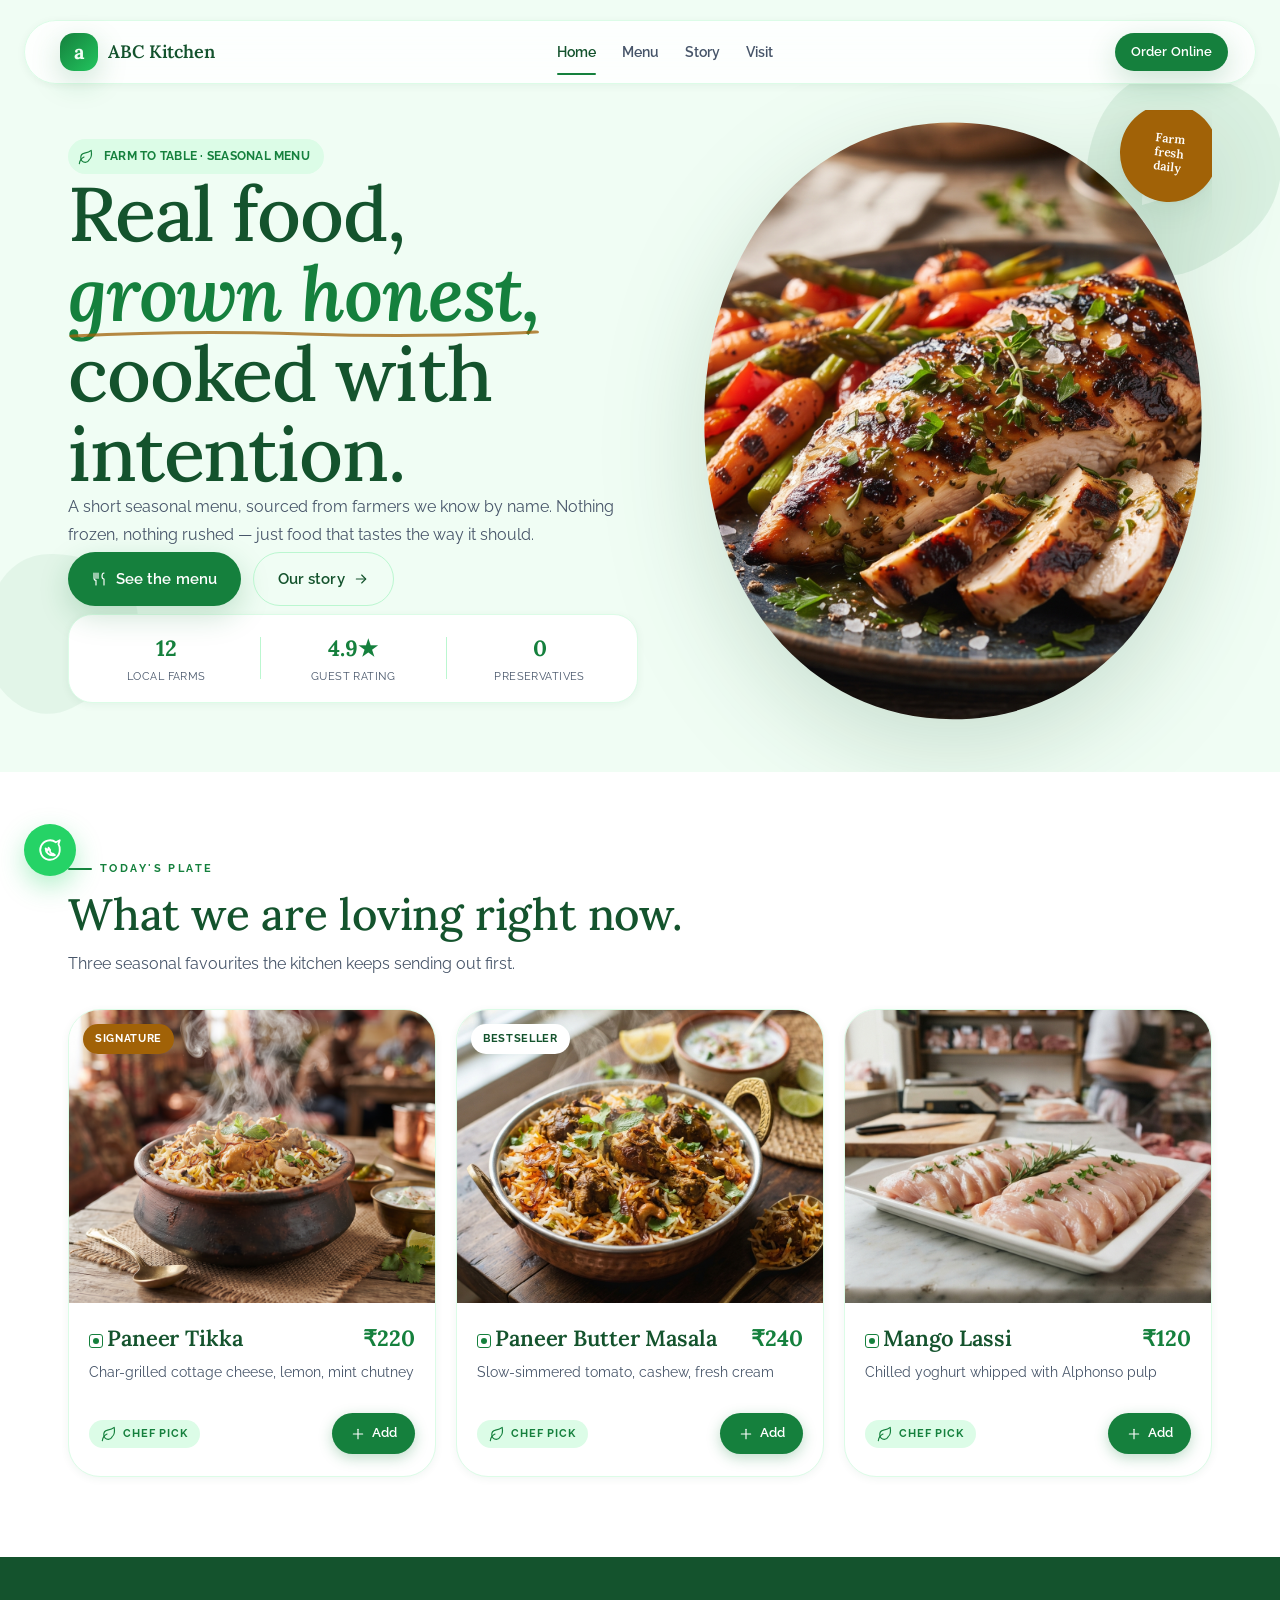
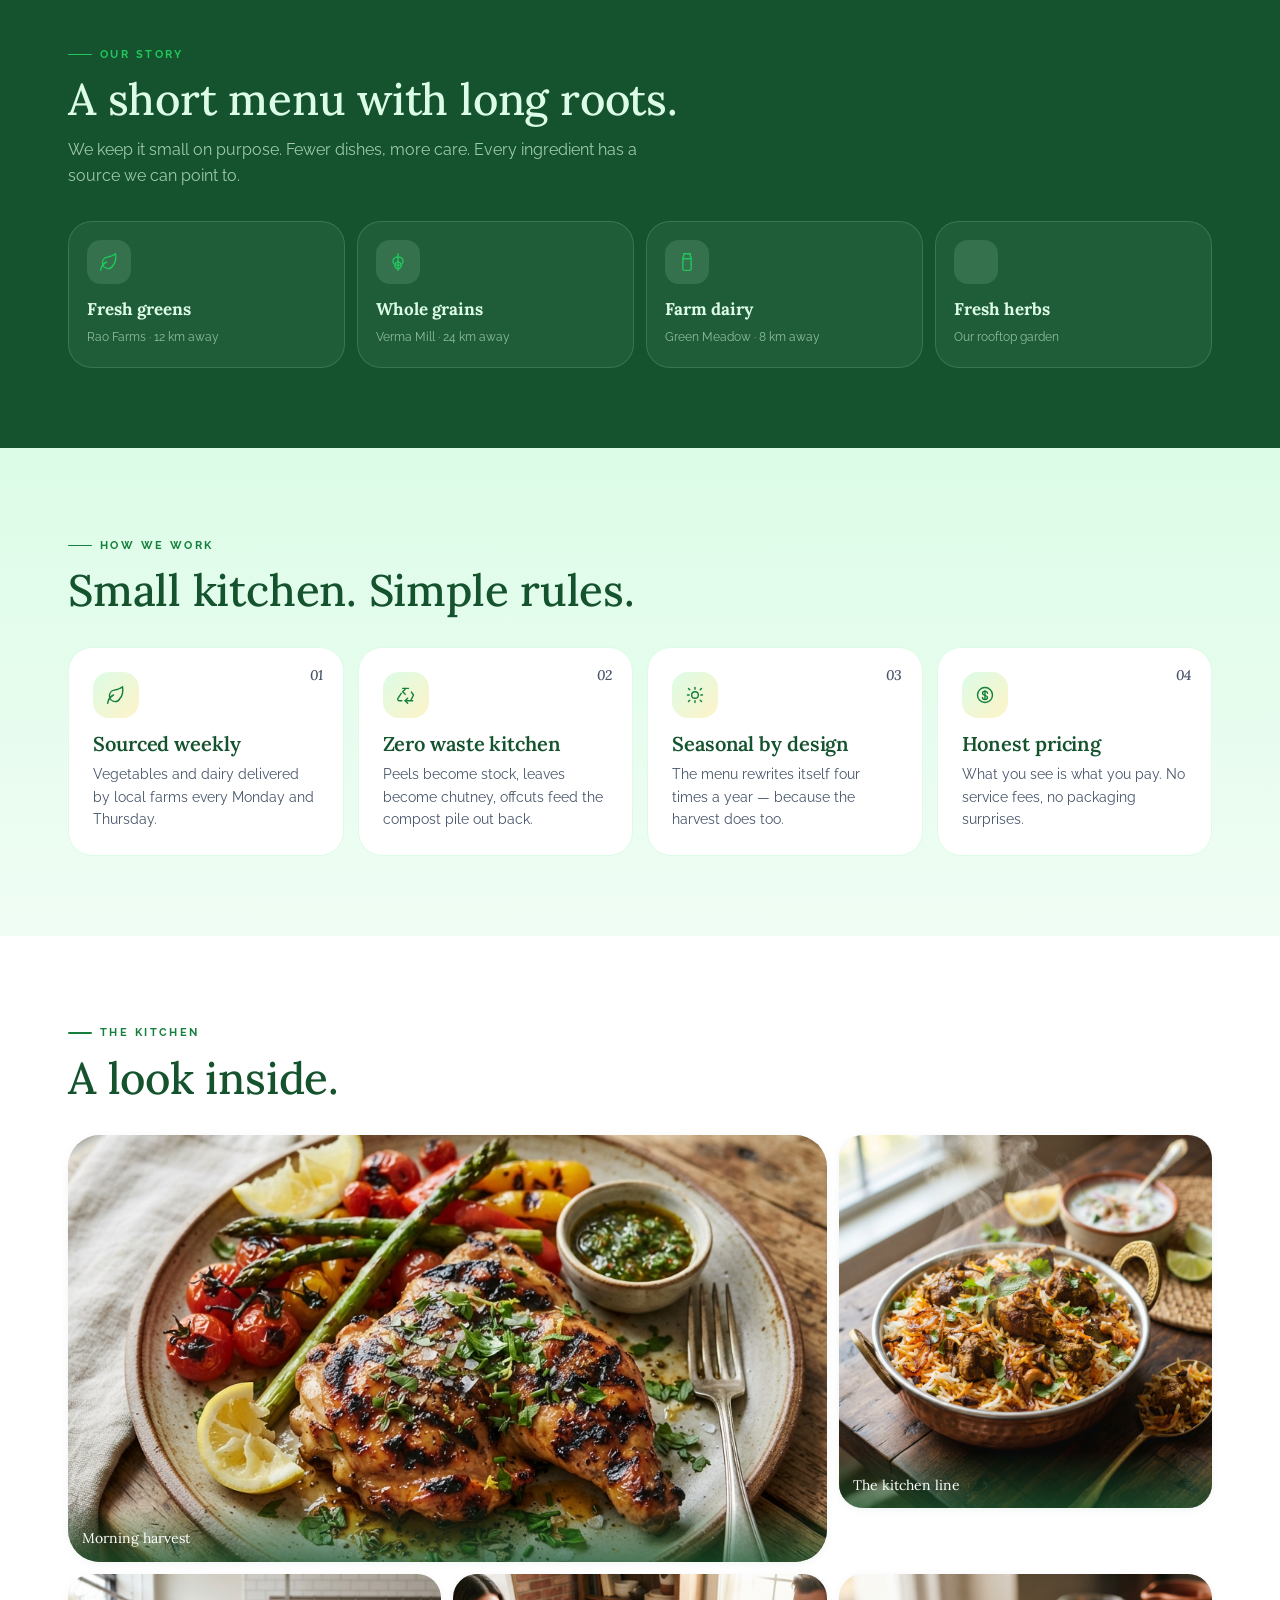
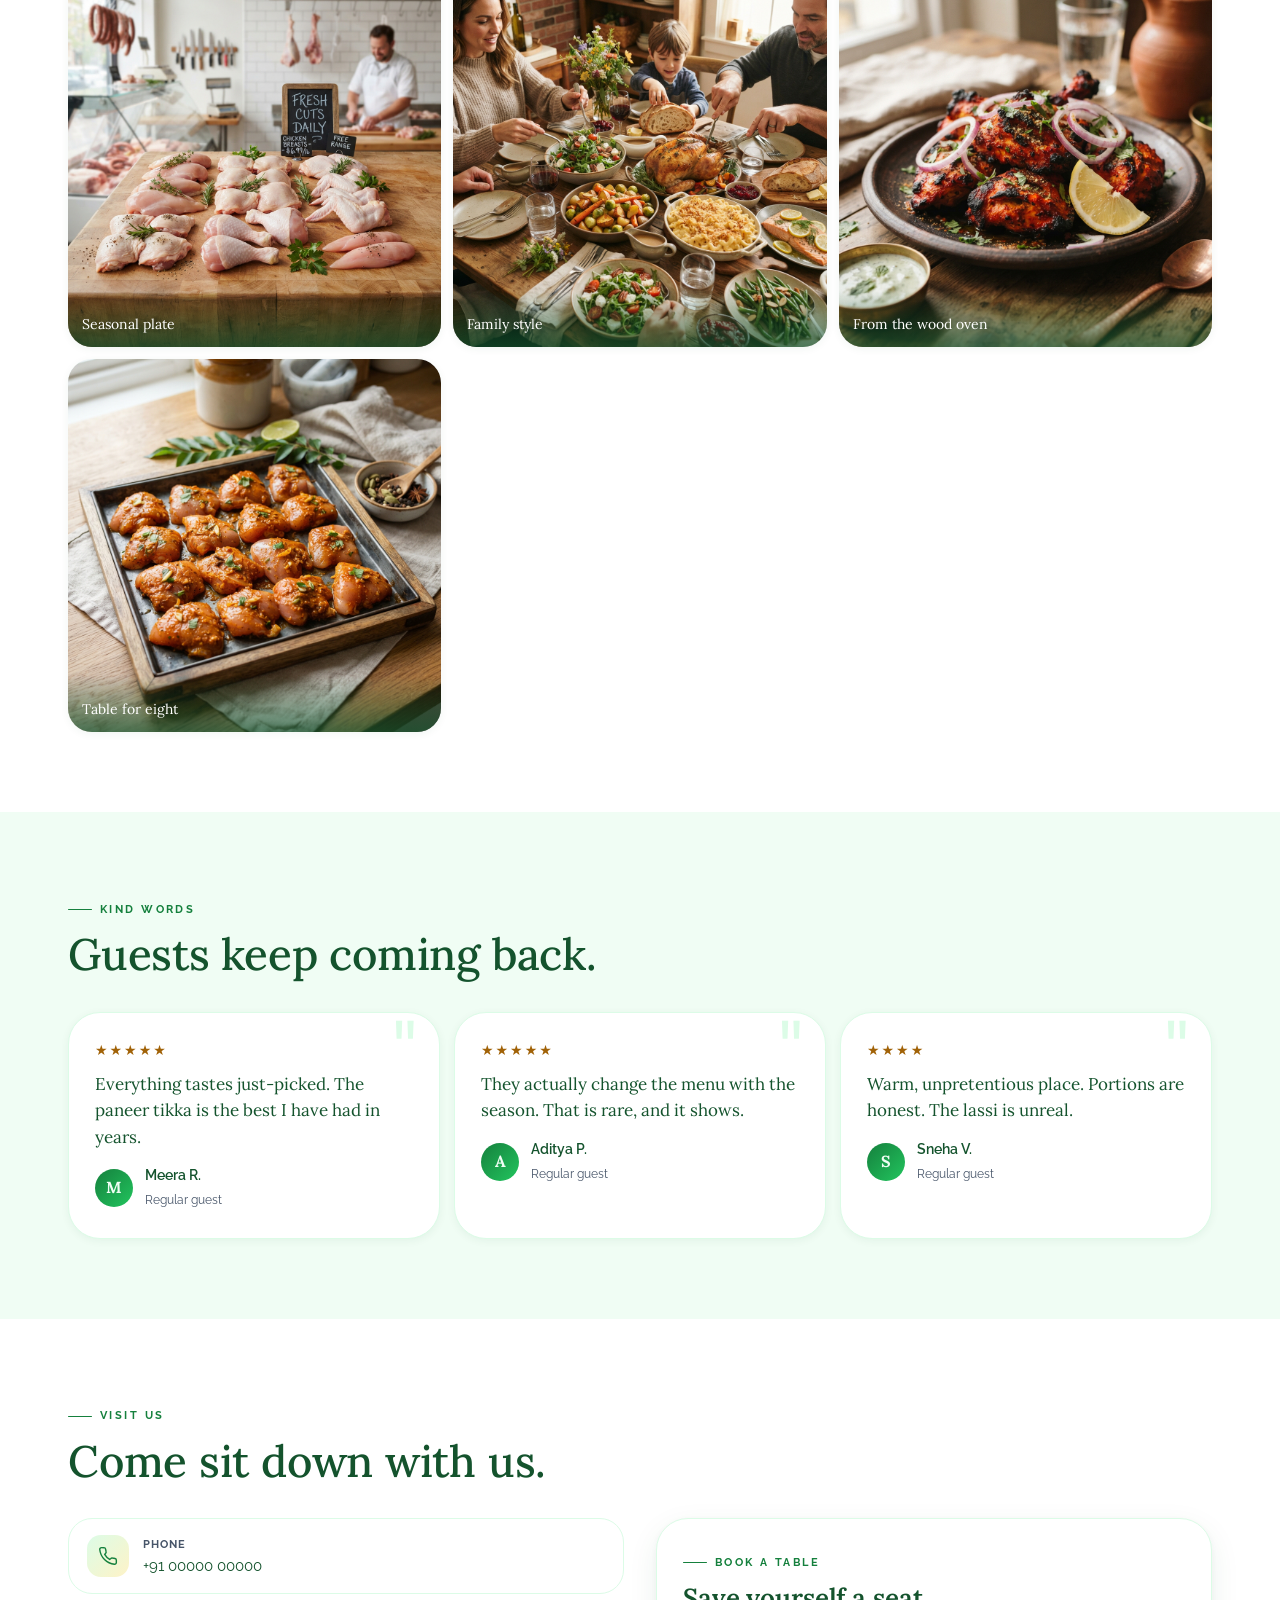
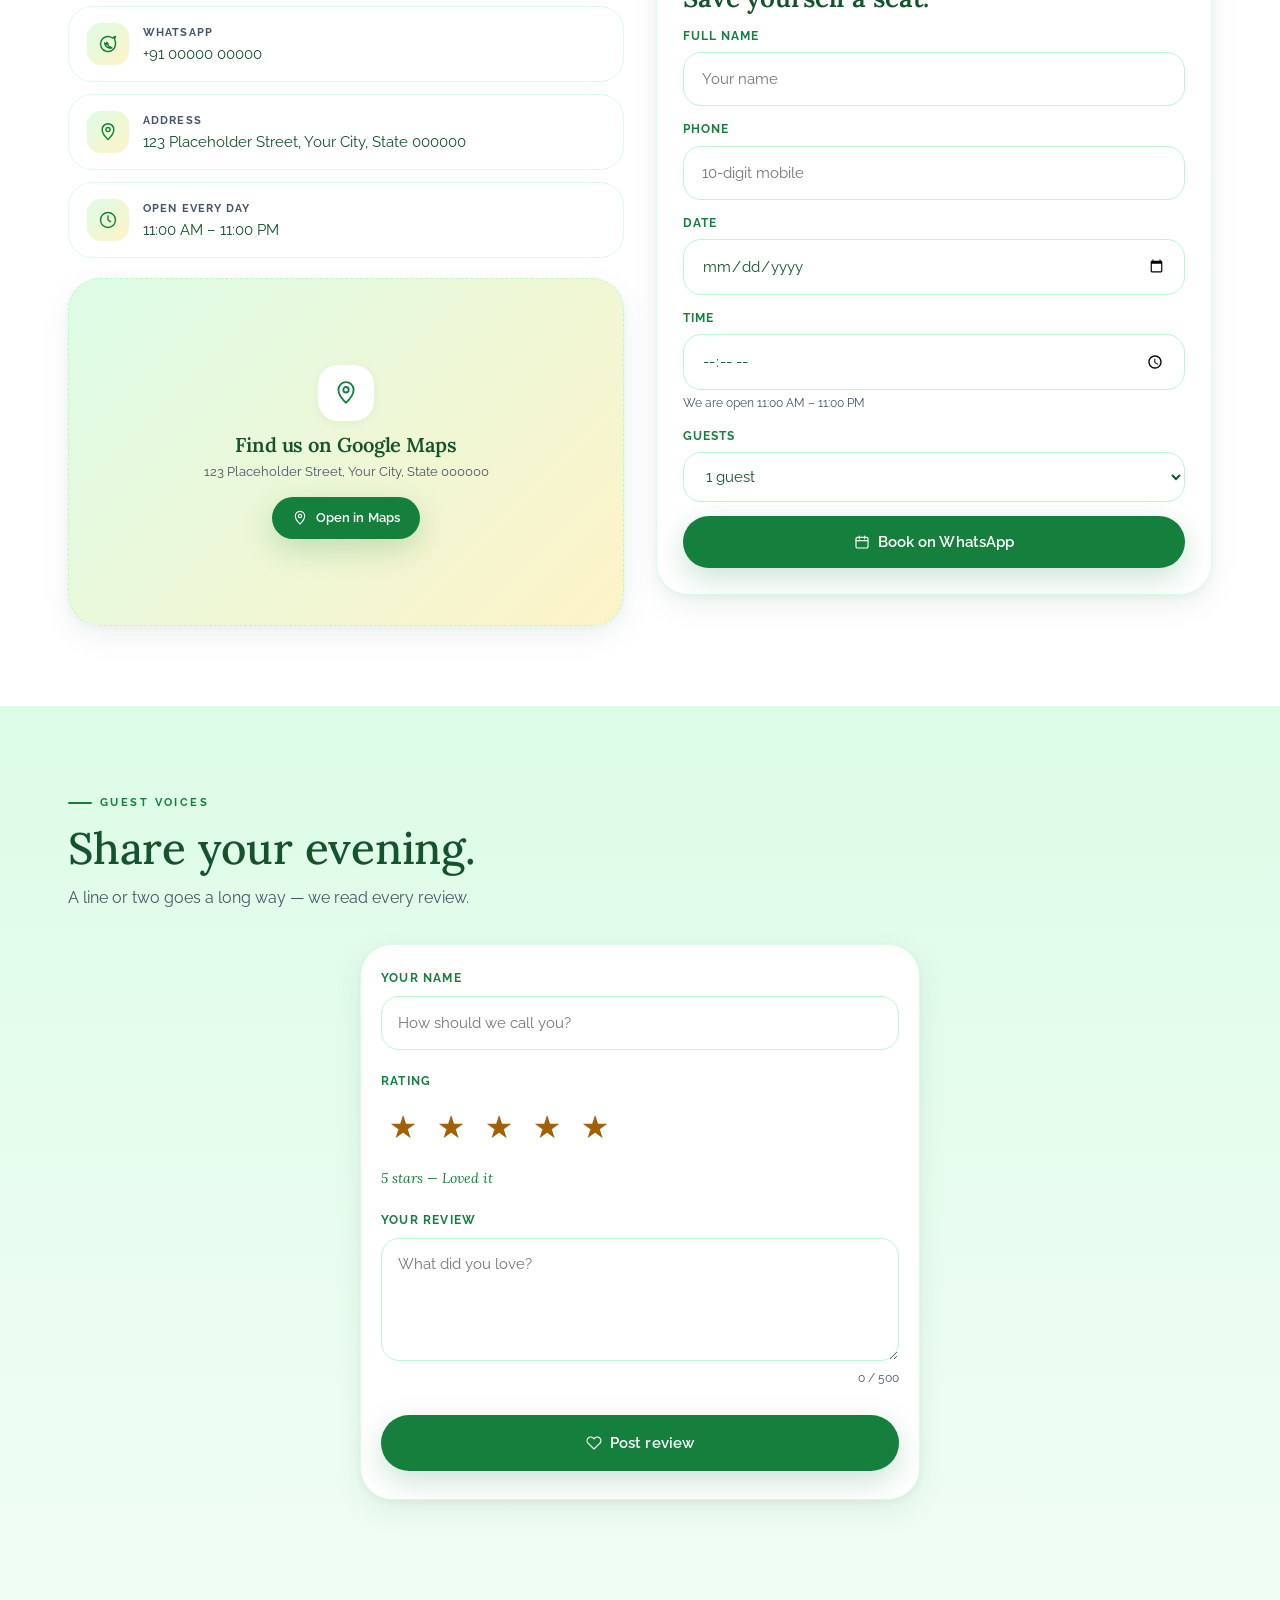
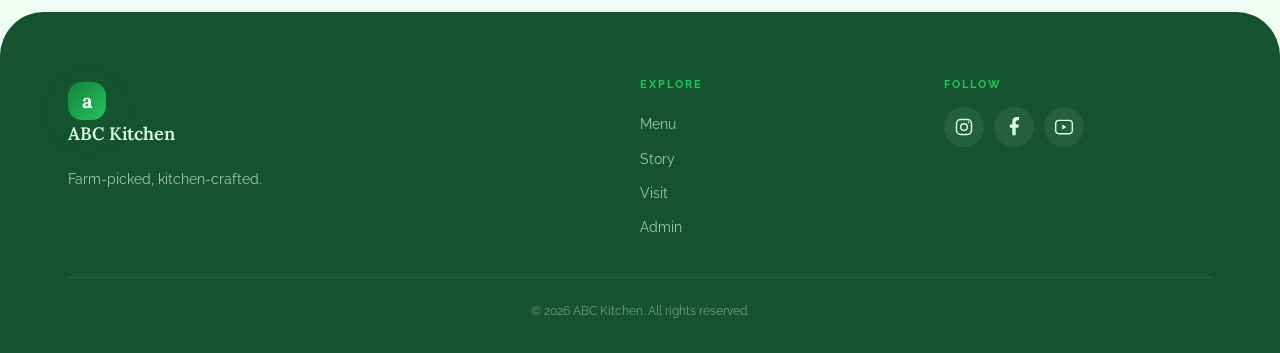
<file: index.html>
<!DOCTYPE html>
<html lang="en">
<head>
<meta charset="UTF-8" />
<meta name="viewport" content="width=device-width, initial-scale=1.0, viewport-fit=cover" />
<title>ABC Kitchen · Farm-picked, kitchen-crafted</title>
<meta name="description" content="A short seasonal menu, sourced from local farms. Dine in, take away, or delivered warm to your door." />
<meta name="theme-color" content="#15803D" />
<link rel="manifest" href="manifest.json" />
<link rel="icon" type="image/svg+xml" href="favicon.svg" />
<meta property="og:title" content="ABC Kitchen" />
<meta property="og:description" content="Farm-picked, kitchen-crafted." />
<meta property="og:image" content="img/2.jpeg" />
<meta property="og:type" content="website" />
<link rel="preconnect" href="https://fonts.googleapis.com" />
<link rel="preconnect" href="https://fonts.gstatic.com" crossorigin />
<link href="https://fonts.googleapis.com/css2?family=Lora:wght@400;500;600;700&family=Raleway:wght@300;400;500;600;700&display=swap" rel="stylesheet" />
<link rel="stylesheet" href="css/style.css?v=3" />
</head>
<body data-page="home">

<header class="nav" role="banner">
  <div class="nav__inner">
    <a href="index.html" class="brand" aria-label="ABC Kitchen home">
      <span class="brand__mark">a</span>
      <span class="brand__word" data-brand>ABC Kitchen</span>
    </a>
    <nav class="nav__links" aria-label="Primary">
      <a href="index.html" class="active">Home</a>
      <a href="menu.html">Menu</a>
      <a href="#story">Story</a>
      <a href="#contact">Visit</a>
    </nav>
    <div class="nav__cta">
      <a href="menu.html" class="btn btn--primary btn--sm">Order Online</a>
    </div>
    <button class="nav__burger" aria-label="Open navigation" aria-expanded="false" id="burgerBtn"></button>
  </div>
</header>

<div class="drawer" aria-label="Mobile navigation">
  <button class="drawer__close" aria-label="Close menu" id="drawerCloseBtn"></button>
  <nav>
    <a href="index.html" class="active" id="dn-home"></a>
    <a href="menu.html" id="dn-menu"></a>
    <a href="#story" id="dn-story"></a>
    <a href="#contact" id="dn-visit"></a>
    <a data-wa target="_blank" rel="noopener" id="dn-wa"></a>
  </nav>
  <div class="drawer__cta">
    <a href="menu.html" class="btn btn--primary btn--block">Order Online</a>
    <a data-wa target="_blank" rel="noopener" class="btn btn--ghost btn--block">Chat on WhatsApp</a>
  </div>
  <p class="drawer__foot" data-tagline>Farm-picked, kitchen-crafted.</p>
</div>

<main>
  <section id="renderHero" class="hero"></section>
  <section id="renderFeatured" class="block block--white"></section>
  <section id="story" class="block block--dark">
    <div id="renderStory"></div>
  </section>
  <section id="renderValues" class="block block--mint"></section>
  <section id="renderGallery" class="block block--white"></section>
  <section id="renderTestimonials" class="block"></section>
  <section id="contact" class="block block--white">
    <div id="renderContact"></div>
  </section>
  <section id="renderReviewForm" class="block block--mint"></section>
</main>

<footer class="footer" role="contentinfo">
  <div class="container">
    <div class="footer__grid">
      <div>
        <a href="index.html" class="brand" aria-label="ABC Kitchen home">
          <span class="brand__mark">a</span>
          <span class="brand__word" data-brand>ABC Kitchen</span>
        </a>
        <p style="margin-top:14px;font-size:14px;color:rgba(220,252,231,.7);max-width:34ch" data-tagline>Farm-picked, kitchen-crafted.</p>
      </div>
      <div>
        <h5>Explore</h5>
        <a href="menu.html">Menu</a>
        <a href="#story">Story</a>
        <a href="#contact">Visit</a>
        <a href="admin.html">Admin</a>
      </div>
      <div>
        <h5>Follow</h5>
        <div class="socials">
          <a href="#" aria-label="Instagram" id="s-ig"></a>
          <a href="#" aria-label="Facebook" id="s-fb"></a>
          <a href="#" aria-label="YouTube" id="s-yt"></a>
        </div>
      </div>
    </div>
    <div class="footer__bar">© <span data-year></span> <span data-brand>ABC Kitchen</span>. All rights reserved.</div>
  </div>
</footer>

<nav class="pill-nav" aria-label="Quick navigation">
  <a href="index.html" class="active" id="pn-home"></a>
  <a href="menu.html" id="pn-menu"></a>
  <a href="#story" id="pn-story"></a>
  <a href="#contact" id="pn-visit"></a>
</nav>

<a class="wa-fab" data-wa target="_blank" rel="noopener" aria-label="Chat on WhatsApp" id="wa-fab"></a>

<div class="modal" id="loginModal" aria-hidden="true" role="dialog" aria-modal="true" aria-labelledby="loginTitle">
  <div class="modal__backdrop" data-modal-close></div>
  <div class="modal__panel" id="renderLoginModal"></div>
</div>

<script src="js/site-data.js?v=3"></script>
<script src="js/supabase-client.js?v=3"></script>
<script src="js/backend.js?v=3"></script>
<script src="js/app.js?v=3"></script>
<script>
  document.addEventListener('DOMContentLoaded', () => {
    const set = (id, iconKey, label, showLabel) => { const el = document.getElementById(id); if (el) el.innerHTML = icon(iconKey) + (showLabel !== false ? '<span>'+label+'</span>' : ''); };
    set('burgerBtn', 'menu', '', false);
    set('drawerCloseBtn', 'x', '', false);
    set('pn-home','home','Home');
    set('pn-menu','utensils','Menu');
    set('pn-story','leaf','Story');
    set('pn-visit','map','Visit');
    set('dn-home','home','Home');
    set('dn-menu','utensils','Menu');
    set('dn-story','leaf','Our story');
    set('dn-visit','map','Visit');
    set('dn-wa','wa','WhatsApp');
    document.getElementById('wa-fab').innerHTML = icon('wa');
    document.getElementById('s-ig').innerHTML = icon('ig');
    document.getElementById('s-fb').innerHTML = icon('fb');
    document.getElementById('s-yt').innerHTML = icon('yt');
  });
</script>
</body>
</html>
</file>
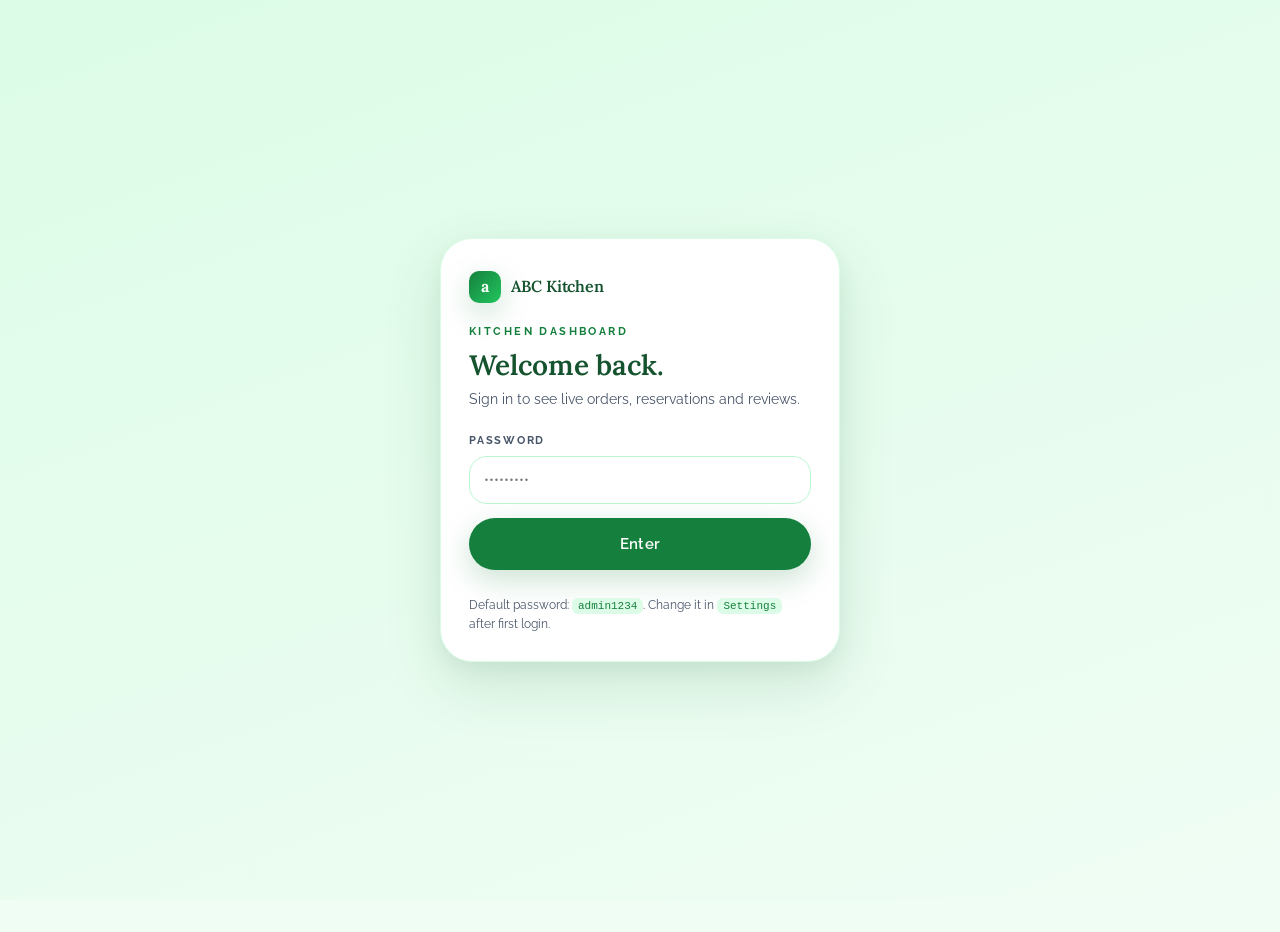
<file: admin.html>
<!DOCTYPE html>
<html lang="en">
<head>
<meta charset="UTF-8" />
<meta name="viewport" content="width=device-width, initial-scale=1.0, viewport-fit=cover" />
<meta name="robots" content="noindex, nofollow" />
<title>Admin · ABC Kitchen</title>
<meta name="theme-color" content="#0F5F2C" />
<link rel="icon" type="image/svg+xml" href="favicon.svg" />
<link rel="preconnect" href="https://fonts.googleapis.com" />
<link rel="preconnect" href="https://fonts.gstatic.com" crossorigin />
<link href="https://fonts.googleapis.com/css2?family=Lora:wght@400;500;600;700&family=Raleway:wght@300;400;500;600;700&display=swap" rel="stylesheet" />
<link rel="stylesheet" href="css/style.css?v=3" />
<link rel="stylesheet" href="css/admin.css?v=3" />
</head>
<body class="ad-body" data-page="admin">

<!-- LOGIN -->
<div id="adLogin" class="ad-login">
  <div class="ad-login__card">
    <div class="ad-login__brand">
      <span class="brand__mark">a</span>
      <span class="brand__word" data-brand>ABC Kitchen</span>
    </div>
    <p class="ad-login__eyebrow">Kitchen dashboard</p>
    <h1>Welcome back.</h1>
    <p class="ad-login__lead">Sign in to see live orders, reservations and reviews.</p>
    <form id="adLoginForm" class="ad-form" onsubmit="return adLogin(event)">
      <div class="ad-field">
        <label for="adPass">Password</label>
        <input id="adPass" type="password" required placeholder="•••••••••" autocomplete="current-password" />
      </div>
      <button type="submit" class="btn btn--primary btn--block">Enter</button>
      <p class="ad-hint">Default password: <code>admin1234</code>. Change it in <code>Settings</code> after first login.</p>
    </form>
  </div>
</div>

<!-- DASHBOARD -->
<div id="adDash" class="ad-dash" hidden>
  <header class="ad-head">
    <div class="ad-head__brand">
      <span class="brand__mark">a</span>
      <span class="brand__word" data-brand>ABC Kitchen</span>
    </div>
    <div class="ad-head__meta">
      <span class="ad-live" id="adLive"><span class="ad-live__dot"></span> Live</span>
      <button class="ad-icon-btn" onclick="adLogout()" aria-label="Sign out" title="Sign out" id="adLogoutBtn"></button>
    </div>
  </header>

  <nav class="ad-tabs" role="tablist">
    <button class="ad-tab active" data-tab="orders" role="tab">
      <span class="ad-tab__ic" id="tab-ic-orders"></span>
      <span>Orders</span>
      <span class="ad-tab__badge" id="tabBadgeOrders" hidden>0</span>
    </button>
    <button class="ad-tab" data-tab="reservations" role="tab">
      <span class="ad-tab__ic" id="tab-ic-res"></span>
      <span>Reservations</span>
      <span class="ad-tab__badge" id="tabBadgeRes" hidden>0</span>
    </button>
    <button class="ad-tab" data-tab="reviews" role="tab">
      <span class="ad-tab__ic" id="tab-ic-rev"></span>
      <span>Reviews</span>
      <span class="ad-tab__badge" id="tabBadgeRev" hidden>0</span>
    </button>
    <button class="ad-tab" data-tab="menu" role="tab">
      <span class="ad-tab__ic" id="tab-ic-menu"></span>
      <span>Menu</span>
    </button>
    <button class="ad-tab" data-tab="settings" role="tab">
      <span class="ad-tab__ic" id="tab-ic-set"></span>
      <span>Settings</span>
    </button>
  </nav>

  <div class="ad-connect" id="adConnect">
    <div>
      <b>Supabase not connected.</b>
      <span>Add project URL + anon key in <code>js/supabase-client.js</code>. Until then the dashboard shows local sample data only.</span>
    </div>
  </div>

  <main class="ad-main">
    <!-- ORDERS -->
    <section class="ad-panel active" id="panel-orders" role="tabpanel">
      <div class="ad-toolbar">
        <div class="ad-filter">
          <button class="ad-chip active" data-status="all">All</button>
          <button class="ad-chip" data-status="new">New</button>
          <button class="ad-chip" data-status="preparing">Preparing</button>
          <button class="ad-chip" data-status="ready">Ready</button>
          <button class="ad-chip" data-status="completed">Completed</button>
        </div>
        <button class="btn btn--ghost btn--sm" onclick="loadOrders()"><span id="btn-refresh-ic"></span> Refresh</button>
      </div>
      <div class="ad-list" id="ordersList">
        <div class="ad-empty">Loading orders…</div>
      </div>
    </section>

    <!-- RESERVATIONS -->
    <section class="ad-panel" id="panel-reservations" role="tabpanel">
      <div class="ad-list" id="reservationsList"><div class="ad-empty">Loading reservations…</div></div>
    </section>

    <!-- REVIEWS -->
    <section class="ad-panel" id="panel-reviews" role="tabpanel">
      <div class="ad-list" id="reviewsList"><div class="ad-empty">Loading reviews…</div></div>
    </section>

    <!-- MENU -->
    <section class="ad-panel" id="panel-menu" role="tabpanel">
      <div class="ad-toolbar">
        <p class="ad-note">Live menu items served on the customer site.</p>
        <button class="btn btn--primary btn--sm" onclick="openMenuEditor()"><span id="btn-add-ic"></span> Add item</button>
      </div>
      <div class="ad-list" id="menuList"><div class="ad-empty">Loading menu…</div></div>
    </section>

    <!-- SETTINGS -->
    <section class="ad-panel" id="panel-settings" role="tabpanel">
      <form id="settingsForm" class="ad-form ad-form--stacked" onsubmit="return saveSettings(event)">
        <h3>Brand</h3>
        <div class="ad-field"><label>Restaurant name</label><input id="setBrand" type="text" /></div>
        <div class="ad-field"><label>Tagline</label><input id="setTagline" type="text" /></div>

        <h3>Contact</h3>
        <div class="ad-field"><label>Phone</label><input id="setPhone" type="tel" /></div>
        <div class="ad-field"><label>WhatsApp number (with country code, no + or space)</label><input id="setWa" type="tel" pattern="[0-9]{10,15}" /></div>
        <div class="ad-field"><label>Address</label><textarea id="setAddress" rows="2"></textarea></div>

        <h3>Hours</h3>
        <div class="ad-row">
          <div class="ad-field"><label>Opens</label><input id="setOpen" type="time" /></div>
          <div class="ad-field"><label>Closes</label><input id="setClose" type="time" /></div>
        </div>
        <div class="ad-field"><label>Hours label (shown on site)</label><input id="setHours" type="text" /></div>

        <h3>Security</h3>
        <div class="ad-field">
          <label>Change admin password (leave blank to keep current)</label>
          <input id="setPass" type="password" autocomplete="new-password" placeholder="New password" />
        </div>

        <button type="submit" class="btn btn--primary">Save settings</button>
      </form>
    </section>
  </main>

  <!-- Menu editor modal -->
  <div class="modal" id="menuModal" aria-hidden="true" role="dialog" aria-modal="true">
    <div class="modal__backdrop" data-modal-close></div>
    <div class="modal__panel">
      <button class="modal__close" data-modal-close aria-label="Close" id="menuModalClose"></button>
      <h3 id="menuModalTitle">Add menu item</h3>
      <form id="menuForm" class="ad-form ad-form--stacked" onsubmit="return saveMenuItem(event)">
        <input type="hidden" id="mi_id" />
        <div class="ad-field"><label>Name</label><input id="mi_name" type="text" required /></div>
        <div class="ad-row">
          <div class="ad-field"><label>Category</label><select id="mi_category"></select></div>
          <div class="ad-field"><label>Diet</label><select id="mi_diet"><option value="veg">Veg</option><option value="nonveg">Non-veg</option></select></div>
        </div>
        <div class="ad-field"><label>Description</label><textarea id="mi_desc" rows="2"></textarea></div>
        <div class="ad-row">
          <div class="ad-field"><label>Price (₹)</label><input id="mi_price" type="number" min="0" required /></div>
          <div class="ad-field"><label>Sort order</label><input id="mi_sort" type="number" min="0" value="100" /></div>
        </div>
        <div class="ad-field"><label>Image path or URL</label><input id="mi_image" type="text" placeholder="img/3.jpeg" /></div>
        <div class="ad-field"><label>Tag (optional)</label><input id="mi_tag" type="text" placeholder="Signature, Popular, Sharing…" /></div>
        <div class="ad-field ad-field--check"><label><input type="checkbox" id="mi_featured" /> Featured on home page</label></div>
        <div class="ad-field ad-field--check"><label><input type="checkbox" id="mi_available" checked /> Available to order</label></div>
        <div class="ad-actions">
          <button type="button" class="btn btn--ghost" data-modal-close>Cancel</button>
          <button type="submit" class="btn btn--primary">Save</button>
        </div>
      </form>
    </div>
  </div>

  <!-- Order details drawer -->
  <div class="modal" id="orderModal" aria-hidden="true" role="dialog" aria-modal="true">
    <div class="modal__backdrop" data-modal-close></div>
    <div class="modal__panel" id="orderModalBody"></div>
  </div>
</div>

<script src="js/site-data.js?v=3"></script>
<script src="js/supabase-client.js?v=3"></script>
<script src="js/backend.js?v=3"></script>
<script src="js/app.js?v=3"></script>
<script src="js/admin.js?v=3"></script>
</body>
</html>
</file>
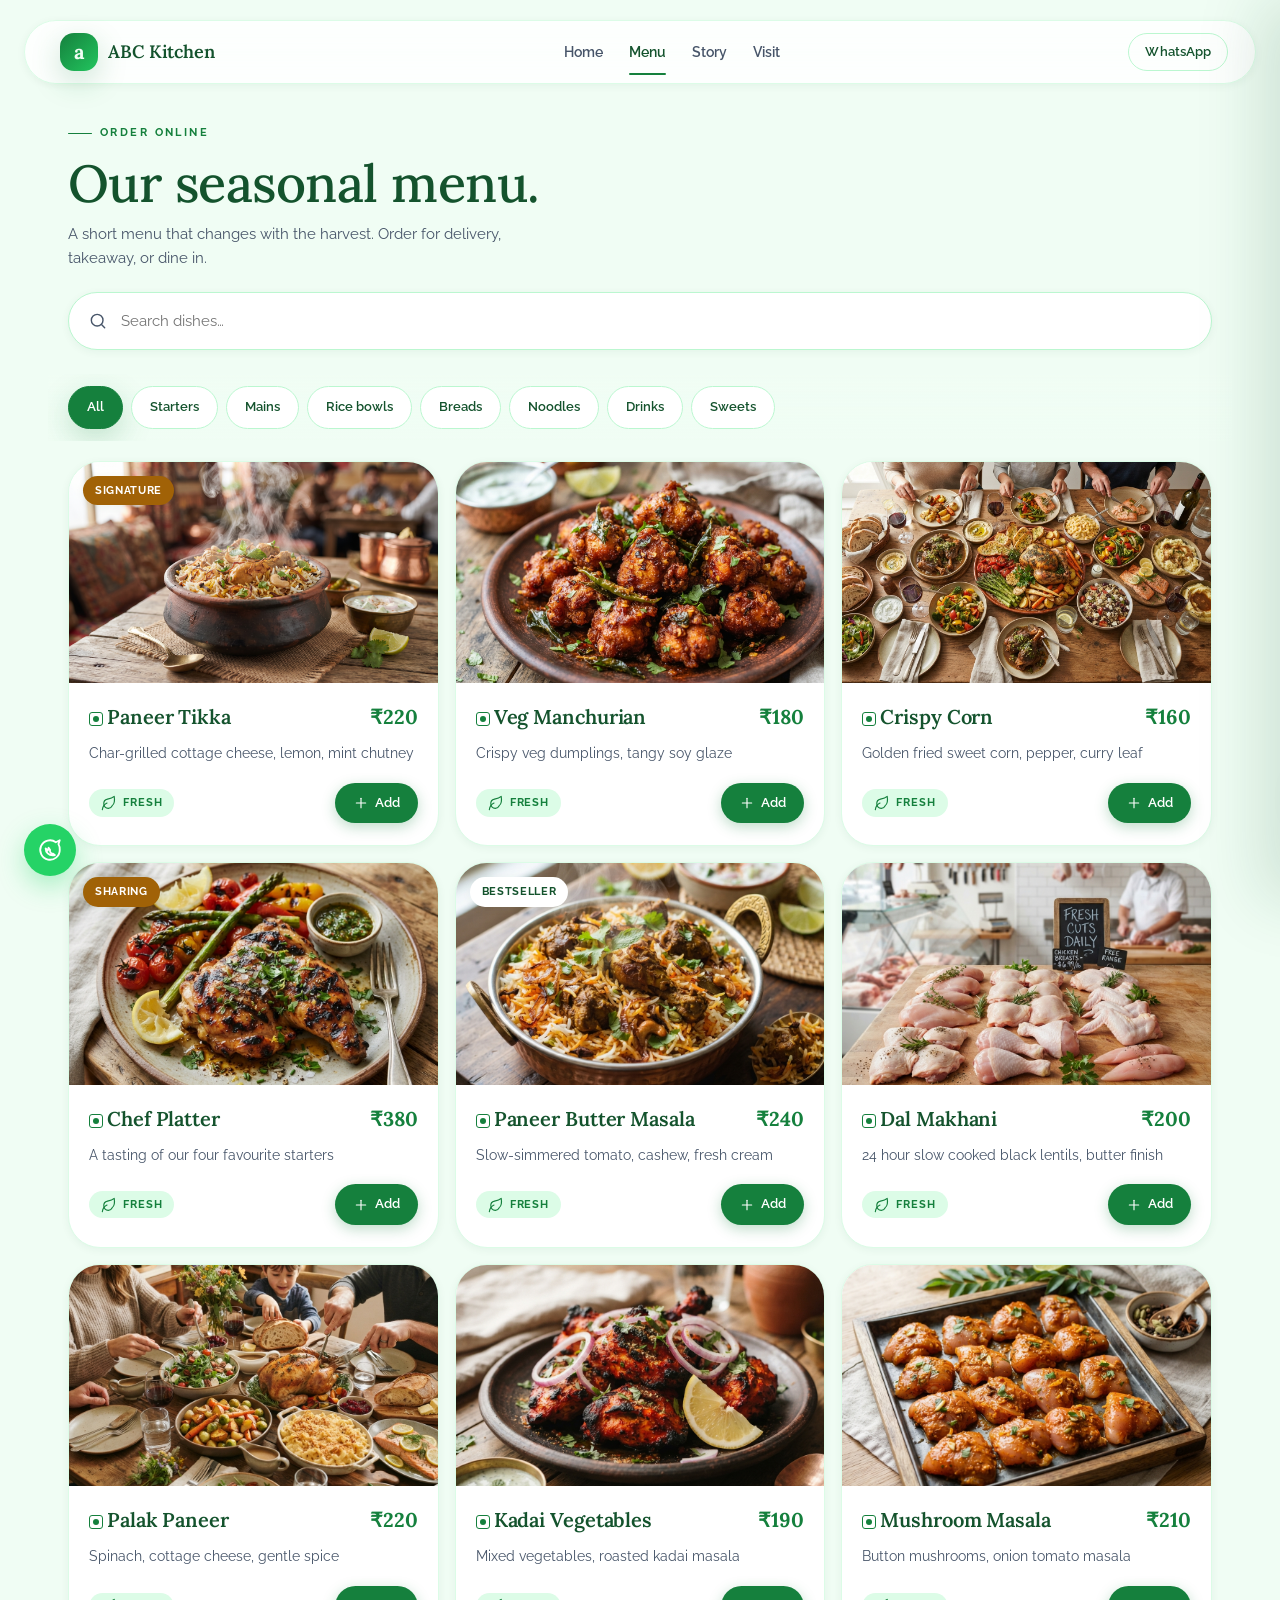
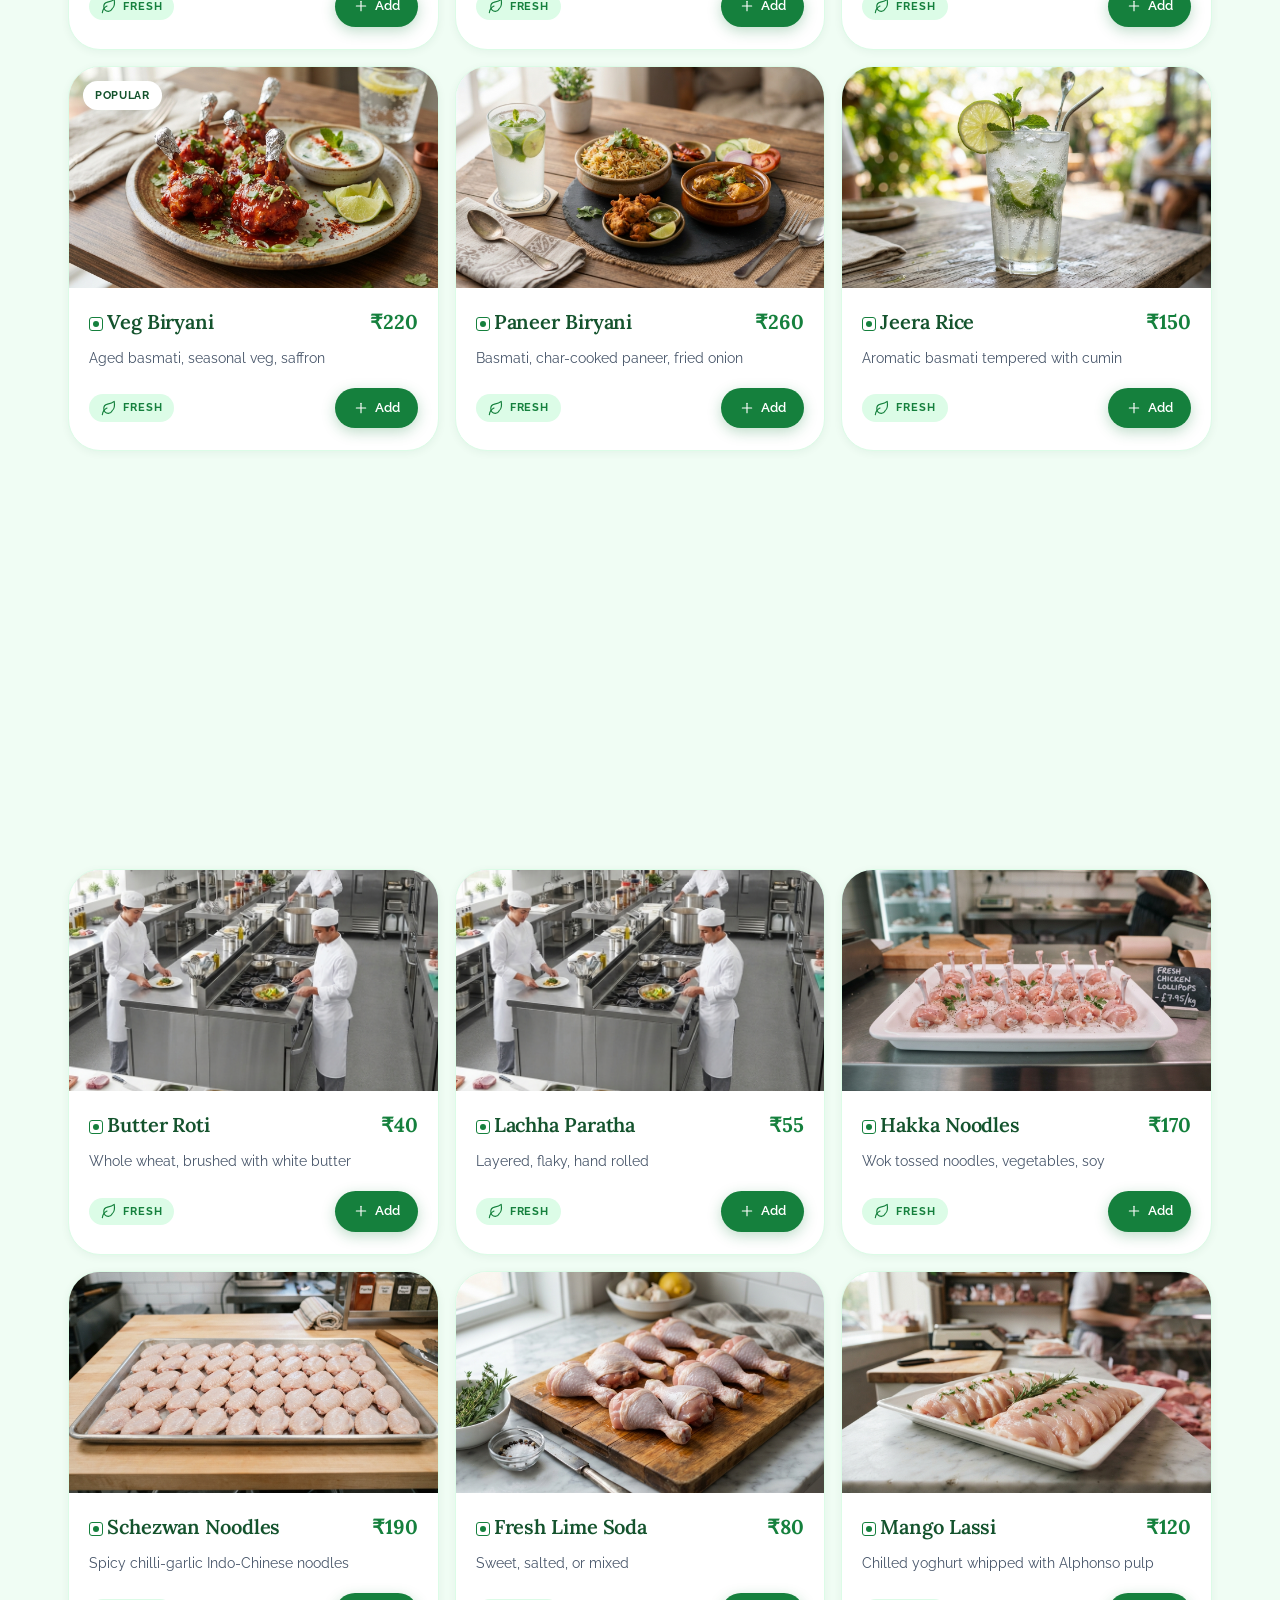
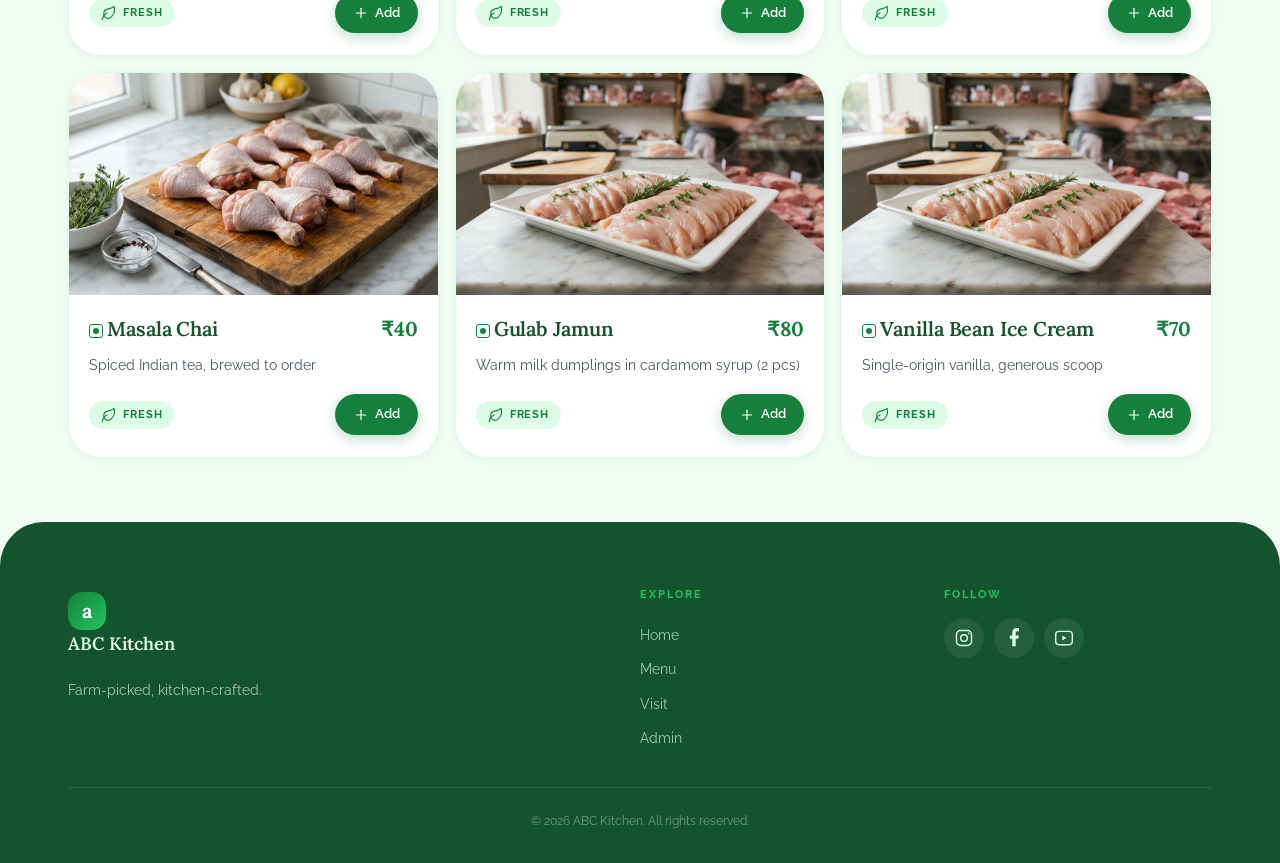
<file: menu.html>
<!DOCTYPE html>
<html lang="en">
<head>
<meta charset="UTF-8" />
<meta name="viewport" content="width=device-width, initial-scale=1.0, viewport-fit=cover" />
<title>Menu · ABC Kitchen</title>
<meta name="description" content="Browse our seasonal menu. Order for delivery, takeaway, or dine in." />
<meta name="theme-color" content="#15803D" />
<link rel="manifest" href="manifest.json" />
<link rel="icon" type="image/svg+xml" href="favicon.svg" />
<link rel="preconnect" href="https://fonts.googleapis.com" />
<link rel="preconnect" href="https://fonts.gstatic.com" crossorigin />
<link href="https://fonts.googleapis.com/css2?family=Lora:wght@400;500;600;700&family=Raleway:wght@300;400;500;600;700&display=swap" rel="stylesheet" />
<link rel="stylesheet" href="css/style.css?v=3" />
</head>
<body data-page="menu">

<header class="nav" role="banner">
  <div class="nav__inner">
    <a href="index.html" class="brand" aria-label="ABC Kitchen home">
      <span class="brand__mark">a</span>
      <span class="brand__word" data-brand>ABC Kitchen</span>
    </a>
    <nav class="nav__links" aria-label="Primary">
      <a href="index.html">Home</a>
      <a href="menu.html" class="active">Menu</a>
      <a href="index.html#story">Story</a>
      <a href="index.html#contact">Visit</a>
    </nav>
    <div class="nav__cta">
      <a data-wa target="_blank" rel="noopener" class="btn btn--ghost btn--sm">WhatsApp</a>
    </div>
    <button class="nav__burger" aria-label="Open navigation" aria-expanded="false" id="burgerBtn"></button>
  </div>
</header>

<div class="drawer" aria-label="Mobile navigation">
  <button class="drawer__close" aria-label="Close menu" id="drawerCloseBtn"></button>
  <nav>
    <a href="index.html" id="dn-home"></a>
    <a href="menu.html" class="active" id="dn-menu"></a>
    <a href="index.html#story" id="dn-story"></a>
    <a href="index.html#contact" id="dn-visit"></a>
    <a data-wa target="_blank" rel="noopener" id="dn-wa"></a>
  </nav>
</div>

<main>
  <section id="renderMenu"></section>
</main>

<footer class="footer" role="contentinfo">
  <div class="container">
    <div class="footer__grid">
      <div>
        <a href="index.html" class="brand" aria-label="ABC Kitchen home">
          <span class="brand__mark">a</span>
          <span class="brand__word" data-brand>ABC Kitchen</span>
        </a>
        <p style="margin-top:14px;font-size:14px;color:rgba(220,252,231,.7);max-width:34ch" data-tagline>Farm-picked, kitchen-crafted.</p>
      </div>
      <div>
        <h5>Explore</h5>
        <a href="index.html">Home</a>
        <a href="menu.html">Menu</a>
        <a href="index.html#contact">Visit</a>
        <a href="admin.html">Admin</a>
      </div>
      <div>
        <h5>Follow</h5>
        <div class="socials">
          <a href="#" aria-label="Instagram" id="s-ig"></a>
          <a href="#" aria-label="Facebook" id="s-fb"></a>
          <a href="#" aria-label="YouTube" id="s-yt"></a>
        </div>
      </div>
    </div>
    <div class="footer__bar">© <span data-year></span> <span data-brand>ABC Kitchen</span>. All rights reserved.</div>
  </div>
</footer>

<nav class="pill-nav" aria-label="Quick navigation">
  <a href="index.html" id="pn-home"></a>
  <a href="menu.html" class="active" id="pn-menu"></a>
  <a href="index.html#story" id="pn-story"></a>
  <a href="index.html#contact" id="pn-visit"></a>
</nav>

<button class="cart-fab" onclick="openCart()" aria-label="Open cart">
  <span class="cart-fab__ic" id="cf-ic"><span class="cart-fab__count">0</span></span>
  <span class="cart-fab__text">View basket<b>₹0</b></span>
</button>

<a class="wa-fab" data-wa target="_blank" rel="noopener" aria-label="Chat on WhatsApp" id="wa-fab"></a>

<aside class="cart-panel" role="dialog" aria-modal="true" aria-labelledby="cartTitle">
  <div class="cart-panel__head">
    <h3 id="cartTitle">Your basket</h3>
    <button class="btn--icon" onclick="closeCart()" aria-label="Close basket" id="cartCloseBtn"></button>
  </div>
  <div class="cart-panel__body" id="cartBody"></div>
  <div class="cart-panel__foot">
    <div class="cart-modes" role="radiogroup" aria-label="Order type">
      <button class="cart-mode-btn active" data-mode="Takeaway" onclick="setMode('Takeaway')" role="radio"><span id="cm-takeaway"></span><span>Takeaway</span></button>
      <button class="cart-mode-btn" data-mode="Delivery" onclick="setMode('Delivery')" role="radio"><span id="cm-delivery"></span><span>Delivery</span></button>
      <button class="cart-mode-btn" data-mode="Dine-in" onclick="setMode('Dine-in')" role="radio"><span id="cm-dine"></span><span>Dine-in</span></button>
    </div>
    <div class="cart-summary" id="cartSummary"></div>
    <button class="btn btn--primary btn--block" onclick="checkoutWA()"><span id="cb-wa"></span> Send order on WhatsApp</button>
    <button class="btn btn--ghost btn--block" style="margin-top:8px" onclick="if(confirm('Clear the basket?')){clearCart();closeCart();}">Clear basket</button>
  </div>
</aside>

<script src="js/site-data.js?v=3"></script>
<script src="js/supabase-client.js?v=3"></script>
<script src="js/backend.js?v=3"></script>
<script src="js/app.js?v=3"></script>
<script>
  document.addEventListener('DOMContentLoaded', () => {
    const set = (id, iconKey, label, showLabel) => { const el = document.getElementById(id); if (el) el.innerHTML = icon(iconKey) + (showLabel !== false ? '<span>'+label+'</span>' : ''); };
    set('burgerBtn','menu','',false);
    set('drawerCloseBtn','x','',false);
    set('cartCloseBtn','x','',false);
    set('pn-home','home','Home');
    set('pn-menu','utensils','Menu');
    set('pn-story','leaf','Story');
    set('pn-visit','map','Visit');
    set('dn-home','home','Home');
    set('dn-menu','utensils','Menu');
    set('dn-story','leaf','Our story');
    set('dn-visit','map','Visit');
    set('dn-wa','wa','WhatsApp');
    document.getElementById('wa-fab').innerHTML = icon('wa');
    document.getElementById('s-ig').innerHTML = icon('ig');
    document.getElementById('s-fb').innerHTML = icon('fb');
    document.getElementById('s-yt').innerHTML = icon('yt');
    // cart icon inside FAB
    const cfIc = document.getElementById('cf-ic');
    if (cfIc){
      const badge = cfIc.querySelector('.cart-fab__count');
      cfIc.innerHTML = icon('cart','icon--sm');
      cfIc.appendChild(badge);
    }
    document.getElementById('cm-takeaway').innerHTML = icon('utensils','icon--sm');
    document.getElementById('cm-delivery').innerHTML = icon('truck','icon--sm');
    document.getElementById('cm-dine').innerHTML = icon('home','icon--sm');
    document.getElementById('cb-wa').innerHTML = icon('wa','icon--sm');
  });
</script>
</body>
</html>
</file>
<file: css/style.css>
/* ============================================
   ABC Kitchen · Design 3 · Mobile-first
   Style: Organic Biophilic — farm-to-table
   ============================================ */

:root{
  color-scheme: light;

  /* Palette */
  --primary:#15803D;
  --primary-ink:#FFFFFF;
  --primary-deep:#0F5F2C;
  --primary-soft:#DCFCE7;
  --secondary:#22C55E;
  --accent:#A16207;
  --accent-ink:#FFFFFF;
  --accent-soft:#FEF3C7;
  --bg:#F0FDF4;
  --bg-card:#FFFFFF;
  --ink:#14532D;
  --ink-soft:#166534;
  --muted:#E8F0F1;
  --muted-ink:#475569;
  --border:#BBF7D0;
  --border-soft:#DCFCE7;
  --ring:#15803D;
  --clay:#C2410C;
  --clay-soft:#FFEDD5;

  /* Space (density 4) */
  --s-1:4px; --s-2:8px; --s-3:12px; --s-4:16px;
  --s-5:22px; --s-6:32px; --s-7:44px; --s-8:64px; --s-9:88px;

  /* Radius — organic, generous */
  --r-xs:12px; --r-sm:18px; --r-md:24px; --r-lg:32px; --r-xl:44px; --r-pill:999px;

  /* Elevation */
  --sh-sm:0 2px 8px rgba(20,83,45,.06);
  --sh-md:0 10px 30px rgba(20,83,45,.08), 0 2px 6px rgba(20,83,45,.04);
  --sh-lg:0 24px 60px rgba(20,83,45,.12), 0 8px 20px rgba(20,83,45,.06);
  --sh-glow:0 10px 30px rgba(21,128,61,.22);

  /* Motion */
  --ease:cubic-bezier(.2,.8,.2,1);
  --ease-back:cubic-bezier(.34,1.56,.64,1);
  --t-fast:150ms; --t-med:280ms; --t-slow:420ms;

  /* Layout */
  --nav-h:64px;
  --pill-nav-h:64px;
  --safe-b:env(safe-area-inset-bottom, 0);
}

*,*::before,*::after{box-sizing:border-box}
*{margin:0;padding:0}
html{scroll-behavior:smooth;-webkit-text-size-adjust:100%}
body{
  font-family:'Raleway', system-ui, -apple-system, Segoe UI, Roboto, sans-serif;
  font-size:16px; line-height:1.6;
  color:var(--ink); background:var(--bg);
  -webkit-font-smoothing:antialiased;
  overflow-x:hidden;
  padding-bottom:calc(var(--pill-nav-h) + 20px + var(--safe-b));
}
img,svg{display:block;max-width:100%;height:auto}
button{font:inherit;color:inherit;background:none;border:none;cursor:pointer;touch-action:manipulation}
a{color:inherit;text-decoration:none}
h1,h2,h3,h4{font-family:'Lora', Georgia, serif; letter-spacing:-.005em; line-height:1.15; font-weight:600; color:var(--ink)}
input,textarea,select{font:inherit;color:inherit}
::selection{background:var(--primary);color:var(--primary-ink)}
:focus-visible{outline:2px solid var(--ring);outline-offset:3px;border-radius:10px}
.sr{position:absolute;width:1px;height:1px;padding:0;margin:-1px;overflow:hidden;clip:rect(0,0,0,0);border:0}
.container{max-width:1200px;margin-inline:auto;padding-inline:20px}

.icon{width:20px;height:20px;flex:0 0 auto;stroke:currentColor;fill:none;stroke-width:1.7;stroke-linecap:round;stroke-linejoin:round}
.icon--sm{width:16px;height:16px}
.icon--lg{width:26px;height:26px}

/* ============ Buttons ============ */
.btn{
  display:inline-flex;align-items:center;justify-content:center;gap:8px;
  padding:14px 24px; min-height:48px;
  border-radius:var(--r-pill);
  font-family:'Raleway',sans-serif; font-weight:600; font-size:15px; letter-spacing:.005em;
  transition: transform var(--t-med) var(--ease), box-shadow var(--t-med) var(--ease), background var(--t-med) var(--ease), color var(--t-med) var(--ease), border-color var(--t-med) var(--ease);
  white-space:nowrap;
}
.btn:active{transform:translateY(1px) scale(.98)}
.btn--primary{background:var(--primary);color:var(--primary-ink);box-shadow:var(--sh-glow)}
.btn--primary:hover{background:var(--primary-deep)}
.btn--accent{background:var(--accent);color:var(--accent-ink);box-shadow:0 8px 22px rgba(161,98,7,.25)}
.btn--accent:hover{filter:brightness(1.08)}
.btn--ghost{background:transparent;color:var(--ink);border:1.5px solid var(--border)}
.btn--ghost:hover{border-color:var(--primary);color:var(--primary);background:var(--primary-soft)}
.btn--clay{background:var(--clay);color:#fff;box-shadow:0 8px 22px rgba(194,65,12,.25)}
.btn--block{width:100%}
.btn--sm{min-height:38px;padding:8px 16px;font-size:13px}
.btn--icon{padding:12px;min-height:44px;min-width:44px;border-radius:50%;background:var(--bg-card);color:var(--ink);box-shadow:var(--sh-sm)}

/* ============ Top nav ============ */
.nav{
  position:sticky; top:14px; z-index:60;
  margin:14px 14px 0;
  height:var(--nav-h);
  background:rgba(255,255,255,.85);
  backdrop-filter:saturate(1.4) blur(16px);
  -webkit-backdrop-filter:saturate(1.4) blur(16px);
  border:1px solid var(--border-soft);
  border-radius:var(--r-xl);
  box-shadow:var(--sh-sm);
  transition: box-shadow var(--t-med) var(--ease);
}
.nav.scrolled{box-shadow:var(--sh-md)}
.nav__inner{display:flex;align-items:center;justify-content:space-between;height:100%;padding:0 12px 0 20px;max-width:1200px;margin-inline:auto}
.brand{display:inline-flex;align-items:center;gap:10px}
.brand__mark{width:38px;height:38px;border-radius:14px;background:linear-gradient(135deg,var(--primary),var(--secondary));display:grid;place-items:center;color:var(--bg);font-family:'Lora',serif;font-weight:700;font-size:20px;box-shadow:var(--sh-glow);letter-spacing:-.02em}
.brand__word{font-family:'Lora',serif;font-size:18px;font-weight:600;color:var(--ink);letter-spacing:-.005em}
.nav__links{display:none}
.nav__cta{display:none}
.nav__burger{
  display:inline-grid; place-items:center;
  width:44px; height:44px; border-radius:50%;
  background:var(--primary); color:var(--primary-ink);
  box-shadow:var(--sh-glow);
  transition: background var(--t-med) var(--ease);
}
.nav__burger:hover{background:var(--primary-deep)}
.nav__burger .icon{stroke-width:2}

/* Drawer */
.drawer{
  position:fixed; inset:0; z-index:70;
  background:linear-gradient(160deg, var(--primary-soft), var(--bg));
  transform:translateY(-100%); opacity:0; pointer-events:none;
  transition: transform var(--t-slow) var(--ease), opacity var(--t-slow) var(--ease);
  padding:96px 32px 48px;
  overflow-y:auto;
}
.drawer.open{transform:translateY(0); opacity:1; pointer-events:auto}
.drawer__close{position:fixed;top:24px;right:22px;width:44px;height:44px;border-radius:50%;background:var(--bg-card);color:var(--ink);display:grid;place-items:center;box-shadow:var(--sh-md);z-index:71}
.drawer nav{display:flex;flex-direction:column;gap:2px;margin-bottom:32px}
.drawer nav a{display:flex;align-items:center;gap:14px;padding:16px 4px;font-family:'Lora',serif;font-size:24px;color:var(--ink);border-bottom:1px solid var(--border);transition:color var(--t-fast) var(--ease), transform var(--t-fast) var(--ease)}
.drawer nav a:hover{color:var(--primary);transform:translateX(4px)}
.drawer nav a.active{color:var(--primary)}
.drawer nav a .icon{color:var(--primary)}
.drawer__cta{display:flex;flex-direction:column;gap:10px}
.drawer__foot{margin-top:32px;padding-top:24px;border-top:1px solid var(--border);color:var(--muted-ink);font-size:13px}

/* ============ Floating pill nav (mobile bottom) ============ */
.pill-nav{
  position:fixed;
  left:50%; transform:translateX(-50%);
  bottom:calc(16px + var(--safe-b));
  height:var(--pill-nav-h);
  padding:6px;
  background:var(--ink);
  border-radius:var(--r-pill);
  z-index:65;
  display:inline-flex; align-items:center; gap:4px;
  box-shadow:0 20px 50px rgba(20,83,45,.28);
  max-width:calc(100vw - 24px);
}
.pill-nav a{
  display:inline-flex; align-items:center; justify-content:center; gap:8px;
  min-width:52px; height:52px; padding:0 12px;
  border-radius:var(--r-pill);
  color:rgba(240,253,244,.65);
  font-family:'Raleway',sans-serif; font-weight:600; font-size:13px;
  transition: color var(--t-fast) var(--ease), background var(--t-fast) var(--ease);
}
.pill-nav a:hover{color:var(--bg)}
.pill-nav a.active{background:var(--primary);color:var(--bg);box-shadow:inset 0 0 0 1px rgba(255,255,255,.08)}
.pill-nav a .icon{width:20px;height:20px;stroke-width:1.8}
.pill-nav a span:not(.sr){display:none}
.pill-nav a.active span{display:inline}

/* ============ Hero ============ */
.hero{position:relative;padding:26px 0 40px;overflow:hidden}
.hero__bg{position:absolute;inset:0;z-index:-1;pointer-events:none}
.hero__leaf{position:absolute;color:var(--primary);opacity:.09}
.hero__leaf--a{top:-40px;right:-30px;width:280px;height:280px}
.hero__leaf--b{bottom:20px;left:-60px;width:220px;height:220px;opacity:.06}
.hero__inner{display:flex;flex-direction:column;gap:24px}
.kicker{
  align-self:start; display:inline-flex;align-items:center;gap:10px;
  padding:8px 14px 8px 10px;border-radius:var(--r-pill);
  background:var(--primary-soft); color:var(--primary);
  font-size:12px;font-weight:700;letter-spacing:.02em;text-transform:uppercase;
}
.kicker .icon{color:var(--primary)}

.hero__title{
  font-family:'Lora',Georgia,serif;
  font-size:clamp(38px, 10vw, 68px);
  line-height:1.05; letter-spacing:-.015em;
  color:var(--ink); font-weight:500;
}
.hero__title .accent{color:var(--primary); font-style:italic; font-weight:600; position:relative; display:inline-block}
.hero__title .accent svg{position:absolute;left:0;right:0;bottom:-6px;width:100%;height:12px;color:var(--accent);opacity:.75}
.hero__lead{max-width:56ch;font-size:16px;color:var(--muted-ink);line-height:1.7}
.hero__cta{display:flex;flex-wrap:wrap;gap:12px;margin-top:4px}

/* Organic image mask */
.hero__figure{
  position:relative;
  aspect-ratio:5/6;
  overflow:hidden;
  background:var(--muted);
  filter:drop-shadow(0 30px 50px rgba(20,83,45,.18));
}
.hero__figure svg{width:100%;height:100%;display:block}
.hero__figure img{
  position:absolute; inset:0;
  width:100%; height:100%; object-fit:cover;
  clip-path:url(#blobMask);
  -webkit-clip-path:url(#blobMask);
}
.hero__figure__badge{
  position:absolute; right:-6px; top:-6px;
  width:98px; height:98px; border-radius:50%;
  background:var(--accent); color:var(--accent-ink);
  display:grid; place-items:center; text-align:center;
  padding:8px; box-shadow:var(--sh-md);
  transform:rotate(6deg);
  animation:badgeSpin 24s linear infinite;
}
.hero__figure__badge span{font-family:'Lora',serif;font-size:12px;font-weight:600;line-height:1.15;letter-spacing:.02em}
@keyframes badgeSpin{to{transform:rotate(366deg)}}
@media(prefers-reduced-motion:reduce){.hero__figure__badge{animation:none}}

.hero__stat-strip{
  display:flex; align-items:stretch;
  gap:0; margin-top:8px;
  background:var(--bg-card); border:1px solid var(--border-soft);
  border-radius:var(--r-md); padding:8px 4px;
  box-shadow:var(--sh-sm);
}
.hero__stat-strip .st{flex:1;padding:8px 12px;text-align:center;position:relative}
.hero__stat-strip .st + .st::before{content:'';position:absolute;left:0;top:20%;bottom:20%;width:1px;background:var(--border)}
.hero__stat-strip .st b{display:block;font-family:'Lora',serif;font-size:22px;color:var(--primary);font-weight:700;letter-spacing:-.01em}
.hero__stat-strip .st span{display:block;font-size:11px;color:var(--muted-ink);letter-spacing:.04em;text-transform:uppercase;margin-top:2px}

/* ============ Sections ============ */
section.block{padding:56px 0;position:relative}
section.block--white{background:var(--bg-card)}
section.block--mint{background:linear-gradient(180deg, var(--primary-soft), var(--bg))}
section.block--dark{background:var(--ink);color:var(--primary-soft)}
section.block--dark h2,section.block--dark h3,section.block--dark h4{color:var(--primary-soft)}
section.block--dark .muted-text{color:rgba(220,252,231,.7)}
section.block--dark .eyebrow{color:var(--secondary)}

.eyebrow{display:inline-flex;align-items:center;gap:8px;font-size:11px;letter-spacing:.22em;text-transform:uppercase;font-weight:700;color:var(--primary);margin-bottom:12px}
.eyebrow::before{content:'';width:24px;height:1.5px;background:currentColor;border-radius:2px}
.section__head{margin-bottom:32px}
.section__head h2{font-size:clamp(30px,7vw,44px);line-height:1.12;font-weight:500;letter-spacing:-.005em}
.section__head p{margin-top:12px;color:var(--muted-ink);font-size:16px;max-width:60ch;line-height:1.65}

/* Wave dividers between sections */
.wave{width:100%;height:40px;display:block}
.wave--to-white path{fill:var(--bg-card)}
.wave--to-mint path{fill:var(--primary-soft)}
.wave--to-dark path{fill:var(--ink)}
.wave--to-bg path{fill:var(--bg)}

/* ============ Featured dishes ============ */
.dishes{display:grid;grid-template-columns:1fr;gap:20px}
.dish{
  background:var(--bg-card); border-radius:var(--r-lg); overflow:hidden;
  border:1px solid var(--border-soft); box-shadow:var(--sh-sm);
  transition: transform var(--t-med) var(--ease), box-shadow var(--t-med) var(--ease), border-color var(--t-med) var(--ease);
  position:relative;
}
.dish:hover{transform:translateY(-4px); box-shadow:var(--sh-md); border-color:var(--border)}
.dish__img{aspect-ratio:5/4;overflow:hidden;background:var(--muted);position:relative}
.dish__img img{width:100%;height:100%;object-fit:cover;transition:transform 500ms var(--ease)}
.dish:hover .dish__img img{transform:scale(1.06)}
.dish__body{padding:18px 20px 22px}
.dish__row{display:flex;justify-content:space-between;align-items:baseline;gap:10px;margin-bottom:6px}
.dish__title{font-family:'Lora',serif;font-size:22px;color:var(--ink);font-weight:600;letter-spacing:-.005em}
.dish__price{font-family:'Lora',serif;font-size:22px;color:var(--primary);font-weight:700;white-space:nowrap}
.dish__desc{font-size:14px;color:var(--muted-ink);margin-bottom:16px;line-height:1.55;min-height:2.5em}
.dish__cta{display:flex;justify-content:space-between;align-items:center;gap:10px}
.chip{display:inline-flex;align-items:center;gap:6px;padding:5px 12px;border-radius:var(--r-pill);background:var(--primary-soft);color:var(--primary);font-size:11px;font-weight:700;letter-spacing:.08em;text-transform:uppercase}
.chip--gold{background:var(--accent-soft);color:var(--accent)}
.chip--clay{background:var(--clay-soft);color:var(--clay)}
.tag{position:absolute;top:14px;left:14px;padding:6px 12px;border-radius:var(--r-pill);background:var(--bg-card);color:var(--ink);font-size:11px;font-weight:700;letter-spacing:.06em;text-transform:uppercase;box-shadow:var(--sh-sm);z-index:2}
.tag--gold{background:var(--accent);color:var(--accent-ink)}
.diet-dot{width:14px;height:14px;border:1.5px solid var(--primary);border-radius:3px;display:inline-grid;place-items:center;flex:0 0 auto;vertical-align:middle;margin-right:4px}
.diet-dot::before{content:'';width:6px;height:6px;background:var(--primary);border-radius:50%}
.diet-dot.nv{border-color:var(--clay)}
.diet-dot.nv::before{background:var(--clay)}

/* ============ Values ============ */
.values{display:grid;grid-template-columns:1fr;gap:14px}
.value{
  padding:24px; border-radius:var(--r-md);
  background:var(--bg-card); border:1px solid var(--border-soft);
  display:flex; flex-direction:column; gap:8px;
  transition: transform var(--t-med) var(--ease), border-color var(--t-med) var(--ease);
}
.value:hover{transform:translateY(-3px);border-color:var(--primary)}
.value__ic{width:46px;height:46px;border-radius:16px;background:linear-gradient(135deg,var(--primary-soft),var(--accent-soft));display:grid;place-items:center;color:var(--primary);margin-bottom:6px}
.value h4{font-family:'Lora',serif;font-size:20px;font-weight:600}
.value p{font-size:14px;color:var(--muted-ink);line-height:1.6}
.value__num{position:absolute;top:16px;right:20px;font-family:'Lora',serif;font-size:14px;color:var(--muted-ink);font-weight:500;font-style:italic}
.value{position:relative}

/* ============ Sourcing / ingredients ============ */
.sourcing{display:grid;grid-template-columns:1fr 1fr;gap:12px;margin-top:18px}
.source-card{padding:18px;border-radius:var(--r-md);background:rgba(220,252,231,.06);border:1px solid rgba(220,252,231,.14)}
.source-card__ic{width:44px;height:44px;border-radius:14px;background:rgba(220,252,231,.12);color:var(--secondary);display:grid;place-items:center;margin-bottom:12px}
.source-card b{font-family:'Lora',serif;font-size:17px;color:var(--primary-soft);display:block}
.source-card span{font-size:12px;color:rgba(220,252,231,.6)}

/* ============ Gallery ============ */
.gallery{display:grid;grid-template-columns:repeat(2,1fr);gap:12px}
.gallery figure{position:relative;overflow:hidden;border-radius:var(--r-md);aspect-ratio:1/1;background:var(--muted);box-shadow:var(--sh-sm)}
.gallery figure:nth-child(1){grid-column:span 2;aspect-ratio:16/9;border-radius:var(--r-lg)}
.gallery img{width:100%;height:100%;object-fit:cover;transition:transform 500ms var(--ease)}
.gallery figure:hover img{transform:scale(1.07)}
.gallery figcaption{position:absolute;left:0;right:0;bottom:0;padding:22px 14px 12px;color:#fff;font-family:'Lora',serif;font-size:14px;background:linear-gradient(180deg,transparent,rgba(20,83,45,.7))}

/* ============ Testimonials ============ */
.tcards{display:grid;grid-template-columns:1fr;gap:14px}
.tcard{
  padding:26px;border-radius:var(--r-lg);background:var(--bg-card);border:1px solid var(--border-soft);
  position:relative; box-shadow:var(--sh-sm);
}
.tcard::before{content:'"';position:absolute;top:12px;right:20px;font-family:'Lora',serif;font-size:80px;color:var(--primary-soft);line-height:.6}
.stars{color:var(--accent);letter-spacing:2px;font-size:14px;margin-bottom:10px;position:relative;z-index:1}
.tcard p{font-family:'Lora',serif;font-size:17px;line-height:1.55;color:var(--ink);margin-bottom:14px;font-weight:400;position:relative;z-index:1}
.tcard footer{display:flex;align-items:center;gap:12px}
.tcard__avatar{width:38px;height:38px;border-radius:50%;background:linear-gradient(135deg,var(--primary),var(--secondary));display:grid;place-items:center;color:var(--bg);font-family:'Lora',serif;font-weight:700}
.tcard b{font-weight:600;font-size:14px;color:var(--ink);font-family:'Raleway',sans-serif;display:block}
.tcard footer span{font-size:12px;color:var(--muted-ink)}

/* ============ Forms ============ */
.form{display:flex;flex-direction:column;gap:14px}
.field label{display:block;font-size:12px;letter-spacing:.08em;text-transform:uppercase;font-weight:700;color:var(--primary);margin-bottom:6px}
.field input,.field textarea,.field select{
  width:100%;padding:14px 18px;min-height:48px;
  background:var(--bg-card);border:1.5px solid var(--border);border-radius:var(--r-sm);
  font-size:15px;color:var(--ink);
  transition: border-color var(--t-fast) var(--ease), box-shadow var(--t-fast) var(--ease);
}
.field input:focus,.field textarea:focus,.field select:focus{outline:none;border-color:var(--primary);box-shadow:0 0 0 4px rgba(21,128,61,.14)}
.field textarea{min-height:110px;resize:vertical;line-height:1.6}
.hint{font-size:12px;color:var(--muted-ink);margin-top:4px}
.card{background:var(--bg-card);border:1px solid var(--border-soft);border-radius:var(--r-lg);padding:26px;box-shadow:var(--sh-md)}
.star-picker{display:flex;gap:4px;font-size:28px;cursor:pointer;user-select:none}
.star-picker span{color:var(--border);transition:color var(--t-fast) var(--ease);padding:2px}
.star-picker span.on{color:var(--accent)}

/* ============ Contact ============ */
.contact-grid{display:grid;grid-template-columns:1fr;gap:20px}
.contact-list{list-style:none;padding:0;display:flex;flex-direction:column;gap:12px;margin-bottom:20px}
.contact-list li{display:flex;gap:14px;padding:16px 18px;background:var(--bg-card);border:1px solid var(--border-soft);border-radius:var(--r-md);align-items:center}
.contact-list .ci{width:42px;height:42px;border-radius:14px;background:linear-gradient(135deg,var(--primary-soft),var(--accent-soft));display:grid;place-items:center;color:var(--primary);flex:0 0 auto}
.contact-list h5{font-family:'Raleway',sans-serif;font-size:11px;letter-spacing:.1em;text-transform:uppercase;color:var(--muted-ink);font-weight:700;margin-bottom:2px}
.contact-list p{font-size:15px;color:var(--ink);line-height:1.4}
.map{width:100%;aspect-ratio:16/10;border:0;border-radius:var(--r-lg);box-shadow:var(--sh-md);background:var(--muted)}

/* ============ Footer ============ */
.footer{background:var(--ink);color:var(--primary-soft);padding:52px 0 96px;border-radius:36px 36px 0 0;margin-top:32px}
.footer__grid{display:grid;grid-template-columns:1fr;gap:32px;margin-bottom:32px}
.footer h5{font-family:'Raleway',sans-serif;font-size:11px;letter-spacing:.18em;text-transform:uppercase;color:var(--secondary);margin-bottom:14px;font-weight:700}
.footer a{display:block;padding:6px 0;color:rgba(220,252,231,.7);font-size:14px;transition:color var(--t-fast) var(--ease)}
.footer a:hover{color:var(--secondary)}
.footer .brand__word{color:var(--primary-soft)}
.footer .socials{display:flex;gap:10px}
.footer .socials a{width:40px;height:40px;border-radius:50%;background:rgba(220,252,231,.08);display:inline-grid;place-items:center;padding:0;color:var(--primary-soft)}
.footer .socials a:hover{background:var(--secondary);color:var(--ink)}
.footer__bar{padding-top:24px;border-top:1px solid rgba(220,252,231,.1);text-align:center;font-size:12px;color:rgba(220,252,231,.45)}

/* ============ Modal ============ */
.modal{position:fixed;inset:0;z-index:80;display:none}
.modal.open{display:flex;align-items:flex-end;justify-content:center}
@media(min-width:700px){.modal.open{align-items:center}}
.modal__backdrop{position:absolute;inset:0;background:rgba(20,83,45,.5);backdrop-filter:blur(3px);animation:fadeIn var(--t-med) var(--ease)}
.modal__panel{
  position:relative;width:100%;max-width:520px;
  background:var(--bg);border-radius:32px 32px 0 0;
  padding:28px 24px 32px;
  animation:sheetUp var(--t-slow) var(--ease-back);
  max-height:88vh; overflow-y:auto;
}
@media(min-width:700px){.modal__panel{border-radius:var(--r-lg);animation:popIn var(--t-slow) var(--ease-back)}}
.modal__panel h3{font-family:'Lora',serif;font-size:26px;margin-bottom:8px}
.modal__panel p.muted-text{color:var(--muted-ink);font-size:14px;margin-bottom:20px;line-height:1.6}
.modal__close{position:absolute;top:16px;right:16px;padding:10px;border-radius:50%;background:var(--bg-card);color:var(--ink);box-shadow:var(--sh-sm)}
.modal__handle{width:40px;height:4px;background:var(--border);border-radius:2px;margin:0 auto 18px;display:block}
@media(min-width:700px){.modal__handle{display:none}}
@keyframes sheetUp{from{transform:translateY(100%)}to{transform:translateY(0)}}
@keyframes popIn{from{transform:scale(.94);opacity:0}to{transform:scale(1);opacity:1}}
@keyframes fadeIn{from{opacity:0}to{opacity:1}}
.benefits{list-style:none;display:grid;grid-template-columns:1fr 1fr;gap:8px;margin:14px 0}
.benefits li{padding:12px 14px;background:var(--bg-card);border:1px solid var(--border-soft);border-radius:var(--r-sm);font-size:13px;font-weight:600;color:var(--ink);display:flex;align-items:center;gap:8px}
.benefits li .icon{color:var(--primary)}

/* Toast */
.toast-wrap{position:fixed;top:calc(var(--nav-h) + 30px);left:50%;transform:translateX(-50%);z-index:100;display:flex;flex-direction:column;gap:8px;pointer-events:none;padding-inline:16px;width:100%;max-width:420px}
.toast{background:var(--ink);color:var(--bg);padding:14px 20px;border-radius:var(--r-pill);font-size:14px;font-weight:600;box-shadow:var(--sh-lg);animation:toastIn var(--t-slow) var(--ease-back);text-align:center;display:inline-flex;align-items:center;gap:8px;justify-content:center}
.toast .icon{color:var(--secondary)}
@keyframes toastIn{from{transform:translateY(-16px);opacity:0}to{transform:translateY(0);opacity:1}}

/* ============ Menu page ============ */
.menu-hero{padding:32px 0 12px}
.menu-hero h1{font-family:'Lora',serif;font-size:clamp(34px,8vw,52px);letter-spacing:-.01em;font-weight:500;color:var(--ink)}
.menu-hero p{color:var(--muted-ink);font-size:15px;margin-top:8px;max-width:52ch}

.menu-search{position:relative;margin:22px 0 12px}
.menu-search input{width:100%;padding:16px 48px 16px 52px;background:var(--bg-card);border:1.5px solid var(--border);border-radius:var(--r-pill);font-size:15px;box-shadow:var(--sh-sm)}
.menu-search input:focus{outline:none;border-color:var(--primary);box-shadow:0 0 0 4px rgba(21,128,61,.14)}
.menu-search .icon{position:absolute;left:20px;top:50%;transform:translateY(-50%);color:var(--muted-ink);pointer-events:none}

.cats{
  position:sticky; top:calc(14px + var(--nav-h) + 14px); z-index:40;
  padding:12px 0;
  display:flex;gap:8px;overflow-x:auto;
  scrollbar-width:none;
  scroll-snap-type:x proximity;
  margin-inline:-20px; padding-inline:20px;
  background:linear-gradient(180deg, rgba(240,253,244,.92), rgba(240,253,244,.75));
  backdrop-filter:blur(10px);
}
.cats::-webkit-scrollbar{display:none}
.cat{
  scroll-snap-align:start; flex:0 0 auto;
  padding:10px 18px; border-radius:var(--r-pill);
  background:var(--bg-card); color:var(--ink); border:1.5px solid var(--border);
  font-family:'Raleway',sans-serif; font-weight:600; font-size:13px;
  transition: all var(--t-fast) var(--ease);
}
.cat:hover{border-color:var(--primary);color:var(--primary)}
.cat.active{background:var(--primary);color:var(--primary-ink);border-color:var(--primary);box-shadow:var(--sh-glow)}

/* Menu grid — card style, mobile 1col, sm 2col */
.menu-grid{display:grid;grid-template-columns:1fr;gap:16px;padding:20px 0 32px}
.mcard{
  background:var(--bg-card); border:1px solid var(--border-soft); border-radius:var(--r-lg);
  overflow:hidden; box-shadow:var(--sh-sm);
  transition: transform var(--t-fast) var(--ease), box-shadow var(--t-med) var(--ease);
  display:flex; flex-direction:column;
}
.mcard:hover{transform:translateY(-3px); box-shadow:var(--sh-md)}
.mcard__img{position:relative;aspect-ratio:5/3;overflow:hidden;background:var(--muted)}
.mcard__img img{width:100%;height:100%;object-fit:cover;transition:transform 400ms var(--ease)}
.mcard:hover .mcard__img img{transform:scale(1.05)}
.mcard__body{padding:18px 20px 22px;flex:1;display:flex;flex-direction:column;gap:10px}
.mcard__top{display:flex;align-items:baseline;justify-content:space-between;gap:12px}
.mcard__name{font-family:'Lora',serif;font-size:20px;font-weight:600;color:var(--ink);letter-spacing:-.005em}
.mcard__price{font-family:'Lora',serif;font-size:20px;font-weight:700;color:var(--primary);white-space:nowrap}
.mcard__desc{font-size:14px;color:var(--muted-ink);line-height:1.55;flex:1}
.mcard__foot{display:flex;justify-content:space-between;align-items:center;gap:10px;margin-top:8px}
.mcard__foot > div:first-child{display:flex;align-items:center;gap:6px}

.qty{display:inline-flex;align-items:center;border:2px solid var(--primary);border-radius:var(--r-pill);overflow:hidden;background:var(--bg-card)}
.qty button{width:36px;height:36px;color:var(--primary);font-size:18px;font-weight:700;display:inline-grid;place-items:center;transition:background var(--t-fast) var(--ease)}
.qty button:hover{background:var(--primary-soft)}
.qty span{min-width:28px;text-align:center;font-weight:700;color:var(--primary);font-size:15px}
.add{padding:10px 18px;border-radius:var(--r-pill);background:var(--primary);color:var(--primary-ink);font-weight:600;font-size:13px;box-shadow:0 4px 14px rgba(21,128,61,.28);display:inline-flex;align-items:center;gap:6px;transition:background var(--t-fast) var(--ease)}
.add:hover{background:var(--primary-deep)}

.closed-banner{margin:20px 0;padding:32px 24px;background:var(--ink);color:var(--primary-soft);border-radius:var(--r-lg);text-align:center}
.closed-banner h3{color:var(--primary-soft);font-family:'Lora',serif;font-size:24px;margin-bottom:8px}
.closed-banner p{color:rgba(220,252,231,.7);font-size:14px}

/* ============ Cart panel (full-screen slide-right on mobile) ============ */
.cart-panel{
  position:fixed; top:0; right:0; bottom:0;
  width:100%; max-width:440px;
  background:var(--bg);
  z-index:82;
  transform:translateX(100%);
  transition: transform var(--t-slow) var(--ease);
  box-shadow:-20px 0 60px rgba(20,83,45,.15);
  display:flex; flex-direction:column;
}
.cart-panel.open{transform:translateX(0)}
.cart-panel__head{
  padding:22px 22px 16px;
  border-bottom:1px solid var(--border-soft);
  display:flex;align-items:center;justify-content:space-between;gap:14px;
  background:var(--bg-card);
}
.cart-panel__head h3{font-family:'Lora',serif;font-size:22px;font-weight:600}
.cart-panel__body{flex:1;overflow-y:auto;padding:20px 22px}
.cart-panel__foot{padding:20px 22px calc(24px + var(--safe-b));border-top:1px solid var(--border-soft);background:var(--bg-card)}

.cart-empty{padding:60px 20px;text-align:center;color:var(--muted-ink)}
.cart-empty .icon{width:52px;height:52px;margin:0 auto 14px;color:var(--border)}
.cart-empty p{font-family:'Lora',serif;font-size:18px;margin-bottom:6px}
.cart-empty small{font-size:13px}

.cart-items{display:flex;flex-direction:column;gap:12px}
.cart-row{display:grid;grid-template-columns:60px 1fr auto;gap:12px;padding:12px;background:var(--bg-card);border:1px solid var(--border-soft);border-radius:var(--r-md);align-items:center}
.cart-row__img{width:60px;height:60px;border-radius:14px;overflow:hidden;background:var(--muted)}
.cart-row__img img{width:100%;height:100%;object-fit:cover}
.cart-row__info{min-width:0}
.cart-row__name{font-family:'Lora',serif;font-weight:600;font-size:15px;color:var(--ink);line-height:1.2}
.cart-row__price{font-size:13px;color:var(--primary);font-weight:700;margin-top:2px}
.cart-row .qty{transform:scale(.85);transform-origin:right}

.cart-modes{display:grid;grid-template-columns:repeat(3,1fr);gap:6px;margin:0 0 14px}
.cart-mode-btn{padding:12px 8px;border-radius:var(--r-md);background:var(--muted);color:var(--muted-ink);font-size:12px;font-weight:700;text-align:center;transition:all var(--t-fast) var(--ease);display:flex;flex-direction:column;align-items:center;gap:4px}
.cart-mode-btn.active{background:var(--primary);color:var(--primary-ink)}
.cart-mode-btn .icon{width:18px;height:18px}

.cart-summary{display:flex;flex-direction:column;gap:8px;margin-bottom:16px;padding:14px 16px;background:var(--primary-soft);border-radius:var(--r-md)}
.cart-summary .row{display:flex;justify-content:space-between;font-size:14px;color:var(--ink-soft)}
.cart-summary .row.total{padding-top:8px;border-top:1px dashed var(--border);font-size:16px;font-weight:700;color:var(--primary)}
.cart-summary .row.total b{font-family:'Lora',serif;font-size:22px}

/* Cart FAB (menu page) */
.cart-fab{
  position:fixed; right:calc(50% - 160px);
  bottom:calc(88px + var(--safe-b));
  z-index:57;
  padding:12px 20px 12px 14px;
  background:var(--primary); color:var(--primary-ink);
  border-radius:var(--r-pill);
  display:none; align-items:center; gap:10px;
  box-shadow:var(--sh-glow);
  animation:fabUp var(--t-slow) var(--ease-back);
}
.cart-fab.show{display:inline-flex}
.cart-fab__ic{width:36px;height:36px;border-radius:50%;background:rgba(255,255,255,.15);display:grid;place-items:center;position:relative}
.cart-fab__count{position:absolute;top:-4px;right:-4px;background:var(--accent);color:var(--accent-ink);min-width:22px;height:22px;padding:0 6px;border-radius:var(--r-pill);display:inline-grid;place-items:center;font-size:11px;font-weight:700}
.cart-fab__text{font-family:'Raleway',sans-serif;font-size:14px;font-weight:600}
.cart-fab__text b{display:block;font-family:'Lora',serif;font-size:18px;font-weight:700}
@keyframes fabUp{from{transform:translateY(20px);opacity:0}to{transform:translateY(0);opacity:1}}

/* WhatsApp FAB */
.wa-fab{
  position:fixed; left:16px;
  bottom:calc(88px + var(--safe-b));
  width:52px; height:52px; border-radius:50%;
  background:#25D366; color:#fff;
  display:inline-grid; place-items:center;
  box-shadow:0 10px 26px rgba(37,211,102,.35);
  z-index:58;
  transition: transform var(--t-med) var(--ease);
}
.wa-fab:hover{transform:scale(1.08)}
.wa-fab .icon{width:26px;height:26px}

/* Reveal */
.reveal{opacity:0;transform:translateY(24px);transition:opacity 700ms var(--ease), transform 700ms var(--ease)}
.reveal.seen{opacity:1;transform:none}
@media(prefers-reduced-motion:reduce){
  *,*::before,*::after{animation-duration:.001ms !important;animation-iteration-count:1 !important;transition-duration:.001ms !important;scroll-behavior:auto !important}
  .reveal{opacity:1;transform:none}
}

/* ============ Responsive ============ */
@media(min-width:640px){
  .container{padding-inline:28px}
  .hero__inner{gap:32px}
  .dishes{grid-template-columns:repeat(2,1fr)}
  .values{grid-template-columns:repeat(2,1fr)}
  .tcards{grid-template-columns:repeat(2,1fr)}
  .gallery{grid-template-columns:repeat(3,1fr)}
  .gallery figure:nth-child(1){grid-column:span 2;aspect-ratio:16/9}
  .menu-grid{grid-template-columns:repeat(2,1fr)}
  .contact-grid{grid-template-columns:1fr 1fr;gap:32px;align-items:start}
  .footer__grid{grid-template-columns:2fr 1fr 1fr;gap:36px}
  .cart-fab{right:22px;left:auto}
}
@media(min-width:900px){
  body{padding-bottom:0}
  .pill-nav{display:none}
  .nav{margin:20px 24px 0}
  .nav__links{display:flex;gap:26px;align-items:center}
  .nav__links a{font-size:14px;font-weight:600;color:var(--muted-ink);position:relative;padding:8px 0;transition:color var(--t-fast) var(--ease)}
  .nav__links a:hover,.nav__links a.active{color:var(--ink)}
  .nav__links a.active::after{content:'';position:absolute;left:0;right:0;bottom:-4px;height:2px;background:var(--primary);border-radius:2px}
  .nav__cta{display:inline-flex;gap:10px}
  .nav__burger{display:none}
  .drawer{display:none}
  .hero__inner{display:grid;grid-template-columns:1.1fr 1fr;align-items:center;gap:56px}
  .hero__figure{aspect-ratio:5/6;max-width:520px}
  .dishes{grid-template-columns:repeat(3,1fr)}
  .values{grid-template-columns:repeat(4,1fr)}
  .tcards{grid-template-columns:repeat(3,1fr)}
  .menu-grid{grid-template-columns:repeat(3,1fr)}
  .wa-fab{bottom:24px;left:24px}
  .cart-fab{bottom:24px;right:24px}
  section.block{padding:80px 0}
  .sourcing{grid-template-columns:repeat(4,1fr)}
  .footer{padding:64px 0 32px;border-radius:44px 44px 0 0}
}
@media(min-width:1200px){
  .hero__title{font-size:76px}
}

/* ============================================
   REVIEW FORM — rebuilt, mobile-primary
   ============================================ */
.rv-card{
  background:var(--bg-card);
  border:1px solid var(--border-soft);
  border-radius:var(--r-lg);
  padding:24px 20px 28px;
  box-shadow:var(--sh-md);
  max-width:560px;
  margin:0 auto;
}
.rv-form{display:flex; flex-direction:column; gap:22px}
.rv-field{display:flex; flex-direction:column; gap:8px}
.rv-field label{
  font-family:'Raleway',sans-serif;
  font-size:12px; font-weight:700;
  letter-spacing:.1em; text-transform:uppercase;
  color:var(--primary);
}
.rv-field input[type="text"],
.rv-field textarea{
  width:100%;
  padding:14px 16px;
  min-height:48px;
  background:var(--bg-card);
  border:1.5px solid var(--border);
  border-radius:var(--r-sm);
  font-family:'Raleway',sans-serif;
  font-size:15px;
  color:var(--ink);
  transition:border-color var(--t-fast) var(--ease), box-shadow var(--t-fast) var(--ease);
  -webkit-appearance:none;
  appearance:none;
}
.rv-field input[type="text"]:focus,
.rv-field textarea:focus{
  outline:none;
  border-color:var(--primary);
  box-shadow:0 0 0 4px rgba(21,128,61,.14);
}
.rv-field textarea{
  min-height:112px;
  line-height:1.55;
  resize:vertical;
  font-family:'Raleway',sans-serif;
}
.rv-hint{
  font-size:12px;
  color:var(--muted-ink);
  text-align:right;
  font-family:'Raleway',sans-serif;
  margin:0;
}

/* Stars — mobile-primary 44x44 tap targets */
.rv-stars{
  display:flex;
  gap:4px;
  padding:6px 0;
  flex-wrap:nowrap;
  justify-content:flex-start;
}
.rv-star{
  width:44px; height:44px;
  padding:0;
  background:transparent;
  border:none;
  color:var(--border);
  font-size:32px;
  line-height:1;
  cursor:pointer;
  display:inline-grid;
  place-items:center;
  transition:color var(--t-fast) var(--ease), transform var(--t-fast) var(--ease);
  border-radius:8px;
  touch-action:manipulation;
  -webkit-tap-highlight-color:transparent;
  user-select:none;
}
.rv-star:hover{transform:translateY(-1px)}
.rv-star:focus-visible{outline:2px solid var(--primary); outline-offset:2px}
.rv-star.on{color:var(--accent)}
.rv-star-label{
  margin:4px 0 0;
  font-family:'Lora',serif;
  font-style:italic;
  font-size:14px;
  color:var(--primary);
}

/* Submit button — dedicated size, full width */
.rv-submit{
  width:100%;
  min-height:52px;
  padding:16px 24px;
  font-size:15px;
  font-weight:600;
  margin-top:4px;
  justify-content:center;
}

/* Map fallback when embed URL not configured */
.map--fallback{
  width:100%; aspect-ratio:16/10;
  border-radius:var(--r-lg); background:linear-gradient(135deg, var(--primary-soft), var(--accent-soft));
  border:1px dashed var(--border);
  display:grid; place-items:center; padding:24px;
  box-shadow:var(--sh-md);
}
.map__inner{text-align:center; max-width:320px}
.map__ic{width:56px; height:56px; margin:0 auto 12px; border-radius:20px; background:var(--bg-card); color:var(--primary); display:grid; place-items:center; box-shadow:var(--sh-sm)}
.map--fallback h4{font-family:'Lora',serif; font-size:20px; margin-bottom:6px; color:var(--ink)}
.map--fallback p{font-size:13px; color:var(--muted-ink); margin-bottom:16px; line-height:1.5}
.map--fallback .btn{padding:10px 20px; min-height:42px; font-size:13px}
</file>
<file: css/admin.css>
/* ============================================
   ABC Kitchen — Admin dashboard styles
   Mobile-first, monochrome, functional
   ============================================ */

.ad-body{
  background:var(--bg);
  padding-bottom:32px;
  min-height:100vh;
}
.ad-body .brand__mark{width:32px;height:32px;border-radius:10px;font-size:16px}
.ad-body .brand__word{font-size:16px}

/* Login */
.ad-login{
  min-height:100vh;
  display:grid;
  place-items:center;
  padding:24px;
  background:linear-gradient(160deg, var(--primary-soft), var(--bg));
}
.ad-login__card{
  width:100%; max-width:400px;
  background:var(--bg-card);
  border:1px solid var(--border-soft);
  border-radius:var(--r-lg);
  padding:32px 28px 28px;
  box-shadow:var(--sh-lg);
}
.ad-login__brand{display:inline-flex; align-items:center; gap:10px; margin-bottom:20px}
.ad-login__eyebrow{
  font-family:'Raleway',sans-serif;
  font-size:11px; font-weight:700;
  letter-spacing:.22em; text-transform:uppercase;
  color:var(--primary); margin:0 0 8px;
}
.ad-login h1{
  font-family:'Lora',serif;
  font-size:28px; font-weight:600; color:var(--ink);
  margin:0 0 8px;
}
.ad-login__lead{
  font-size:14px; color:var(--muted-ink);
  margin:0 0 22px; line-height:1.55;
}
.ad-hint{
  font-size:12px; color:var(--muted-ink);
  margin-top:12px; line-height:1.5;
}
.ad-hint code{
  background:var(--primary-soft); color:var(--primary);
  padding:2px 6px; border-radius:6px;
  font-family:'JetBrains Mono', ui-monospace, Menlo, monospace; font-size:11px;
}

/* Dashboard */
.ad-dash{
  max-width:1100px; margin:0 auto;
  padding:12px 12px 32px;
}
.ad-head{
  display:flex; justify-content:space-between; align-items:center;
  padding:14px 12px;
  background:var(--bg-card);
  border:1px solid var(--border-soft);
  border-radius:var(--r-md);
  box-shadow:var(--sh-sm);
  margin-bottom:14px;
  position:sticky; top:8px; z-index:10;
  backdrop-filter:blur(8px);
}
.ad-head__brand{display:inline-flex; align-items:center; gap:10px}
.ad-head__meta{display:inline-flex; align-items:center; gap:12px}
.ad-live{
  display:inline-flex; align-items:center; gap:6px;
  padding:5px 12px; border-radius:var(--r-pill);
  background:var(--primary-soft); color:var(--primary);
  font-family:'Raleway',sans-serif;
  font-size:11px; font-weight:700; letter-spacing:.16em; text-transform:uppercase;
}
.ad-live__dot{
  width:8px; height:8px; border-radius:50%;
  background:var(--primary);
  animation:adPulse 1.4s ease-in-out infinite;
}
.ad-live.off{background:var(--muted); color:var(--muted-ink)}
.ad-live.off .ad-live__dot{background:var(--muted-ink); animation:none}
@keyframes adPulse{
  0%,100%{ box-shadow:0 0 0 0 rgba(21,128,61,.4) }
  70%   { box-shadow:0 0 0 8px rgba(21,128,61,0) }
}
.ad-icon-btn{
  width:38px; height:38px; border-radius:12px;
  background:var(--muted); color:var(--ink);
  display:inline-grid; place-items:center;
  border:1px solid var(--border-soft);
  transition:background var(--t-fast) var(--ease);
}
.ad-icon-btn:hover{background:var(--border)}

/* Tabs — horizontal scroll on mobile */
.ad-tabs{
  display:flex; gap:6px; overflow-x:auto;
  padding:2px; margin-bottom:14px;
  background:var(--bg-card);
  border:1px solid var(--border-soft);
  border-radius:var(--r-pill);
  scrollbar-width:none;
}
.ad-tabs::-webkit-scrollbar{display:none}
.ad-tab{
  display:inline-flex; align-items:center; gap:6px;
  flex:0 0 auto;
  padding:10px 16px;
  border-radius:var(--r-pill);
  background:transparent; color:var(--muted-ink);
  font-family:'Raleway',sans-serif;
  font-size:12px; font-weight:600; letter-spacing:.06em;
  transition:background var(--t-fast) var(--ease), color var(--t-fast) var(--ease);
  cursor:pointer;
  white-space:nowrap;
}
.ad-tab .icon{width:16px;height:16px}
.ad-tab:hover{color:var(--ink)}
.ad-tab.active{background:var(--ink); color:var(--bg-card)}
.ad-tab__badge{
  min-width:20px; height:20px; padding:0 6px;
  border-radius:var(--r-pill);
  background:var(--accent); color:var(--accent-ink);
  font-size:10px; font-weight:700;
  display:inline-grid; place-items:center;
}
.ad-tab.active .ad-tab__badge{background:var(--primary-soft); color:var(--primary)}

/* Connection warning */
.ad-connect{
  padding:14px 16px;
  border-radius:var(--r-md);
  background:var(--accent-soft);
  color:var(--ink);
  font-size:13px; line-height:1.55;
  margin-bottom:14px;
  border:1px solid rgba(161,98,7,.2);
}
.ad-connect b{display:block; color:var(--accent); margin-bottom:4px}
.ad-connect span{color:var(--muted-ink); font-size:12.5px}
.ad-connect code{
  background:var(--bg-card); color:var(--primary);
  padding:2px 6px; border-radius:6px;
  font-family:'JetBrains Mono', ui-monospace, Menlo, monospace; font-size:11.5px;
}
.ad-connect.ok{background:var(--primary-soft); border-color:var(--border)}
.ad-connect.ok b{color:var(--primary)}
.ad-connect.hidden{display:none}

/* Panels */
.ad-main{position:relative}
.ad-panel{display:none}
.ad-panel.active{display:block}

/* Toolbar */
.ad-toolbar{
  display:flex; align-items:center; gap:10px; flex-wrap:wrap;
  margin-bottom:12px;
}
.ad-filter{display:flex; gap:6px; overflow-x:auto; scrollbar-width:none; -webkit-overflow-scrolling:touch; flex:1; min-width:0}
.ad-filter::-webkit-scrollbar{display:none}
.ad-chip{
  padding:8px 14px; border-radius:var(--r-pill);
  background:var(--bg-card); color:var(--muted-ink);
  border:1px solid var(--border-soft);
  font-family:'Raleway',sans-serif;
  font-size:12px; font-weight:600;
  transition:all var(--t-fast) var(--ease);
  white-space:nowrap;
}
.ad-chip:hover{border-color:var(--primary); color:var(--primary)}
.ad-chip.active{background:var(--primary); color:var(--primary-ink); border-color:var(--primary)}
.ad-note{font-size:13px; color:var(--muted-ink); flex:1}

/* List */
.ad-list{display:flex; flex-direction:column; gap:10px}
.ad-empty{
  padding:44px 20px; text-align:center;
  color:var(--muted-ink);
  background:var(--bg-card);
  border:1px dashed var(--border);
  border-radius:var(--r-md);
  font-size:14px;
}

/* Order card */
.ad-card{
  background:var(--bg-card);
  border:1px solid var(--border-soft);
  border-left:4px solid var(--border);
  border-radius:var(--r-md);
  padding:16px;
  box-shadow:var(--sh-sm);
  transition:border-color var(--t-fast) var(--ease);
}
.ad-card--new{border-left-color:var(--primary)}
.ad-card--preparing{border-left-color:#F59E0B}
.ad-card--ready{border-left-color:var(--secondary)}
.ad-card--completed{border-left-color:var(--muted-ink); opacity:.7}
.ad-card--cancelled{border-left-color:#DC2626; opacity:.6}
.ad-card--just-in{animation:justIn 800ms var(--ease)}
@keyframes justIn{
  0%{transform:translateY(-8px); opacity:0; background:var(--primary-soft)}
  100%{transform:translateY(0); opacity:1; background:var(--bg-card)}
}

.ad-card__row{display:flex; justify-content:space-between; align-items:baseline; gap:12px; flex-wrap:wrap; margin-bottom:8px}
.ad-card__code{font-family:'Lora',serif; font-size:16px; font-weight:700; color:var(--ink)}
.ad-card__time{font-size:11px; color:var(--muted-ink); letter-spacing:.04em}
.ad-card__mode{
  display:inline-flex; align-items:center; gap:4px;
  padding:3px 10px; border-radius:var(--r-pill);
  background:var(--muted); color:var(--muted-ink);
  font-family:'Raleway',sans-serif;
  font-size:11px; font-weight:600; letter-spacing:.06em;
}
.ad-card__mode--Delivery{background:#DBEAFE; color:#1E40AF}
.ad-card__mode--Dine-in{background:var(--primary-soft); color:var(--primary)}
.ad-card__mode--Takeaway{background:var(--accent-soft); color:var(--accent)}
.ad-card__items{
  font-size:13px; color:var(--muted-ink); margin-bottom:10px;
  line-height:1.6;
}
.ad-card__total{
  font-family:'Lora',serif; font-size:22px; font-weight:700; color:var(--ink);
}
.ad-card__actions{display:flex; gap:6px; flex-wrap:wrap; margin-top:12px}
.ad-card__actions .btn--sm{padding:8px 14px; font-size:12px; min-height:36px}
.ad-card__status{
  display:inline-flex; align-items:center; gap:6px;
  padding:4px 12px; border-radius:var(--r-pill);
  font-family:'Raleway',sans-serif;
  font-size:11px; font-weight:700; letter-spacing:.14em; text-transform:uppercase;
}
.ad-card__status--new{background:var(--primary-soft); color:var(--primary)}
.ad-card__status--preparing{background:#FEF3C7; color:#B45309}
.ad-card__status--ready{background:#DCFCE7; color:#166534}
.ad-card__status--completed{background:var(--muted); color:var(--muted-ink)}
.ad-card__status--cancelled{background:#FEE2E2; color:#B91C1C}
.ad-card__status--accepted{background:#DBEAFE; color:#1E40AF}

/* Reservations */
.ad-res__when{
  font-family:'Lora',serif; font-size:18px; font-weight:600; color:var(--ink);
}
.ad-res__guest{font-size:13px; color:var(--muted-ink); margin-top:4px}

/* Reviews */
.ad-rev__stars{color:var(--accent); letter-spacing:2px; font-size:14px; margin-bottom:6px}
.ad-rev__text{
  font-family:'Lora',serif; font-style:italic; font-size:15px;
  color:var(--ink); line-height:1.55; margin-bottom:10px;
}
.ad-rev__by{
  font-family:'Raleway',sans-serif;
  font-size:11px; letter-spacing:.14em; text-transform:uppercase;
  color:var(--muted-ink);
}
.ad-rev__by b{color:var(--ink); font-weight:700}

/* Menu items */
.ad-menu-item{
  display:grid; grid-template-columns:52px 1fr auto; gap:12px;
  padding:12px;
  background:var(--bg-card);
  border:1px solid var(--border-soft);
  border-radius:var(--r-md);
  align-items:center;
}
.ad-menu-item__img{
  width:52px; height:52px; border-radius:10px;
  background:var(--muted); overflow:hidden;
  display:grid; place-items:center; color:var(--muted-ink); font-size:10px;
}
.ad-menu-item__img img{width:100%; height:100%; object-fit:cover}
.ad-menu-item__body{min-width:0}
.ad-menu-item__name{font-family:'Lora',serif; font-size:16px; font-weight:600; color:var(--ink)}
.ad-menu-item__meta{font-size:12px; color:var(--muted-ink); margin-top:2px}
.ad-menu-item__price{
  font-family:'Lora',serif; font-size:16px; font-weight:700; color:var(--primary);
  min-width:56px; text-align:right;
}
.ad-menu-item__actions{display:flex; gap:6px; margin-top:8px}

/* Forms */
.ad-form{display:flex; flex-direction:column; gap:14px}
.ad-form--stacked{
  background:var(--bg-card);
  border:1px solid var(--border-soft);
  border-radius:var(--r-md);
  padding:24px 20px;
}
.ad-form h3{
  font-family:'Lora',serif;
  font-size:18px; font-weight:600; color:var(--ink);
  padding-top:12px;
  border-top:1px solid var(--border-soft);
  margin-bottom:-4px;
}
.ad-form h3:first-of-type{border-top:none; padding-top:0}
.ad-field{display:flex; flex-direction:column; gap:6px}
.ad-field label{
  font-family:'Raleway',sans-serif;
  font-size:11px; letter-spacing:.16em; text-transform:uppercase;
  color:var(--muted-ink); font-weight:700;
}
.ad-field input, .ad-field textarea, .ad-field select{
  width:100%;
  padding:12px 14px; min-height:44px;
  background:var(--bg-card);
  border:1.5px solid var(--border);
  border-radius:var(--r-sm);
  font-family:'Raleway',sans-serif;
  font-size:14px; color:var(--ink);
  transition:border-color var(--t-fast) var(--ease), box-shadow var(--t-fast) var(--ease);
}
.ad-field input:focus, .ad-field textarea:focus, .ad-field select:focus{
  outline:none; border-color:var(--primary);
  box-shadow:0 0 0 3px rgba(21,128,61,.12);
}
.ad-field textarea{min-height:70px; resize:vertical; line-height:1.5}
.ad-field--check{flex-direction:row; align-items:center; gap:10px}
.ad-field--check label{
  flex-direction:row; display:inline-flex; align-items:center; gap:10px;
  text-transform:none; letter-spacing:.02em; font-size:14px; font-weight:500;
  color:var(--ink); cursor:pointer;
}
.ad-field--check input{width:auto; min-height:auto; padding:0; margin:0; accent-color:var(--primary); width:18px; height:18px}
.ad-row{display:grid; grid-template-columns:1fr 1fr; gap:10px}
.ad-actions{display:flex; gap:10px; justify-content:flex-end; margin-top:10px; flex-wrap:wrap}

/* Order detail modal contents */
.ad-order-detail{padding:8px 0}
.ad-order-detail h3{font-family:'Lora',serif; font-weight:600; font-size:24px; margin-bottom:14px}
.ad-order-detail .row{
  display:flex; justify-content:space-between; padding:8px 0;
  border-bottom:1px dotted var(--border);
  font-size:13px; color:var(--muted-ink);
}
.ad-order-detail .row b{color:var(--ink); font-weight:600}
.ad-order-detail .items{margin:12px 0}
.ad-order-detail .items li{
  display:flex; justify-content:space-between; padding:10px 0;
  border-bottom:1px solid var(--border-soft);
  font-family:'Lora',serif; font-size:15px; color:var(--ink);
}

/* Responsive tweaks */
@media(min-width:640px){
  .ad-dash{padding:20px}
  .ad-head{padding:16px 20px}
  .ad-list{gap:12px}
  .ad-card{padding:20px}
}
@media(min-width:900px){
  .ad-tabs{max-width:720px; margin-inline:auto}
  .ad-tab{padding:12px 22px; font-size:13px}
}
</file>
